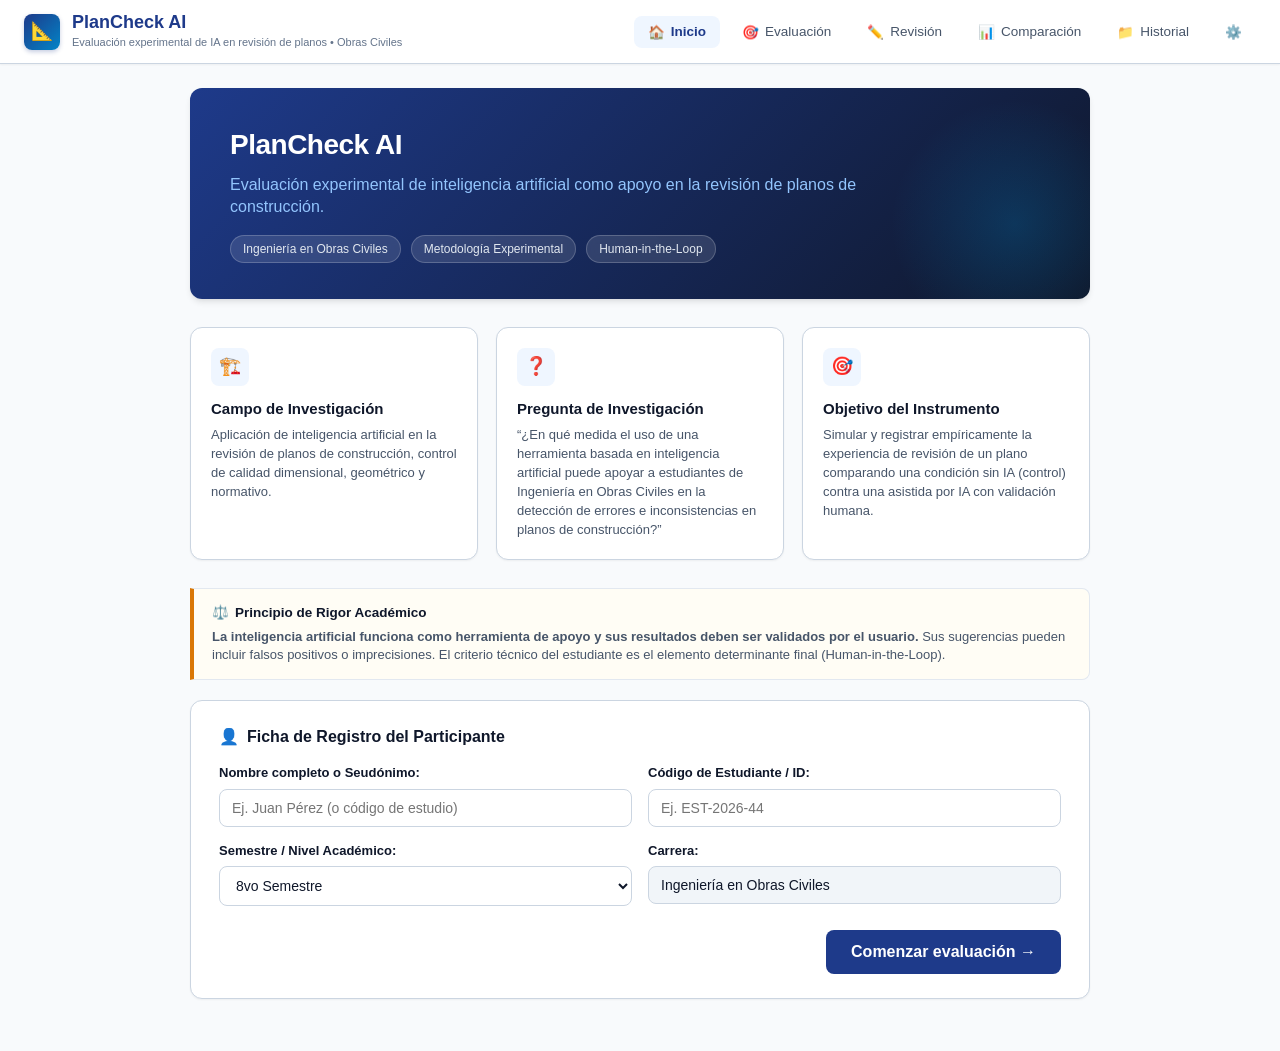
<file: index.html>
<!DOCTYPE html>
<html lang="es">
<head>
  <meta charset="UTF-8">
  <meta name="viewport" content="width=device-width, initial-scale=1.0">
  <title>PlanCheck AI - Instrumento de Investigación Experimental</title>
  
  <!-- CSS Stylesheets -->
  <link rel="stylesheet" href="styles/main.css">
  <link rel="stylesheet" href="styles/viewer.css">
  <link rel="stylesheet" href="styles/components.css">
  <link rel="stylesheet" href="styles/responsive.css">
</head>
<body>

  <!-- ==================== ENCABEZADO INSTITUCIONAL ==================== -->
  <header class="app-header">
    <div class="brand-container" data-navigate="home">
      <div class="brand-icon">📐</div>
      <div class="brand-titles">
        <h1>PlanCheck AI</h1>
        <span>Evaluación experimental de IA en revisión de planos &bull; Obras Civiles</span>
      </div>
    </div>

    <div style="display: flex; align-items: center; gap: 12px;">
      <span id="header-session-status" class="session-status-badge" style="display: none;">
        <span class="status-dot"></span> Sesión en curso
      </span>

      <nav class="nav-links">
        <button class="nav-btn active" data-navigate="home">
          <span>🏠</span> <span>Inicio</span>
        </button>
        <button class="nav-btn" data-navigate="modality">
          <span>🎯</span> <span>Evaluación</span>
        </button>
        <button class="nav-btn" data-navigate="workspace">
          <span>✏️</span> <span>Revisión</span>
        </button>
        <button class="nav-btn" data-navigate="comparison">
          <span>📊</span> <span>Comparación</span>
        </button>
        <button class="nav-btn" data-navigate="history">
          <span>📁</span> <span>Historial</span>
        </button>
        <button class="nav-btn" id="btn-open-settings" title="Configurar API / Parámetros">
          <span>⚙️</span>
        </button>
      </nav>
    </div>
  </header>

  <!-- ==================== CONTENEDOR PRINCIPAL ==================== -->
  <main class="main-wrapper">

    <!-- 1. VISTA DE INICIO (HOME) -->
    <section id="view-home" class="view-section active">
      <div class="welcome-container">
        <div class="hero-banner">
          <h1>PlanCheck AI</h1>
          <div class="subtitle">
            Evaluación experimental de inteligencia artificial como apoyo en la revisión de planos de construcción.
          </div>
          <div class="hero-academic-badges">
            <span class="academic-badge">Ingeniería en Obras Civiles</span>
            <span class="academic-badge">Metodología Experimental</span>
            <span class="academic-badge">Human-in-the-Loop</span>
          </div>
        </div>

        <!-- Tarjetas del Contexto de Investigación -->
        <div class="research-grid">
          <div class="info-card">
            <div class="info-card-icon">🏗️</div>
            <h3>Campo de Investigación</h3>
            <p>
              Aplicación de inteligencia artificial en la revisión de planos de construcción, control de calidad dimensional, geométrico y normativo.
            </p>
          </div>

          <div class="info-card">
            <div class="info-card-icon">❓</div>
            <h3>Pregunta de Investigación</h3>
            <p>
              “¿En qué medida el uso de una herramienta basada en inteligencia artificial puede apoyar a estudiantes de Ingeniería en Obras Civiles en la detección de errores e inconsistencias en planos de construcción?”
            </p>
          </div>

          <div class="info-card">
            <div class="info-card-icon">🎯</div>
            <h3>Objetivo del Instrumento</h3>
            <p>
              Simular y registrar empíricamente la experiencia de revisión de un plano comparando una condición sin IA (control) contra una asistida por IA con validación humana.
            </p>
          </div>
        </div>

        <!-- Banner Ético y Académico -->
        <div class="academic-notice warning">
          <div class="academic-notice-title">
            <span>⚖️</span> Principio de Rigor Académico
          </div>
          <p>
            <strong>La inteligencia artificial funciona como herramienta de apoyo y sus resultados deben ser validados por el usuario.</strong>
            Sus sugerencias pueden incluir falsos positivos o imprecisiones. El criterio técnico del estudiante es el elemento determinante final (Human-in-the-Loop).
          </p>
        </div>

        <!-- Identificación del Participante -->
        <div class="participant-card">
          <h3><span>👤</span> Ficha de Registro del Participante</h3>
          <div class="form-grid-2">
            <div class="form-group">
              <label for="participant-name">Nombre completo o Seudónimo:</label>
              <input type="text" id="participant-name" class="form-control" placeholder="Ej. Juan Pérez (o código de estudio)">
            </div>
            <div class="form-group">
              <label for="participant-code">Código de Estudiante / ID:</label>
              <input type="text" id="participant-code" class="form-control" placeholder="Ej. EST-2026-44">
            </div>
          </div>
          <div class="form-grid-2">
            <div class="form-group">
              <label for="participant-semester">Semestre / Nivel Académico:</label>
              <select id="participant-semester" class="form-control">
                <option value="6to Semestre">6to Semestre</option>
                <option value="7mo Semestre">7mo Semestre</option>
                <option value="8vo Semestre" selected>8vo Semestre</option>
                <option value="9no Semestre">9no Semestre</option>
                <option value="10mo Semestre / Titulación">10mo Semestre / Titulación</option>
                <option value="Egresado / Posgrado">Egresado / Posgrado</option>
              </select>
            </div>
            <div class="form-group">
              <label>Carrera:</label>
              <input type="text" class="form-control" value="Ingeniería en Obras Civiles" readonly style="background: #f1f5f9;">
            </div>
          </div>
          <div style="text-align: right; margin-top: 10px;">
            <button class="btn btn-primary btn-lg" data-navigate="modality">
              Comenzar evaluación &rarr;
            </button>
          </div>
        </div>
      </div>
    </section>

    <!-- 2. VISTA DE SELECCIÓN DE MODALIDAD -->
    <section id="view-modality" class="view-section">
      <div class="modality-selection-container">
        <div class="section-header">
          <h2>Selección de Modalidad Experimental</h2>
          <p>
            Seleccione la condición experimental asignada para esta sesión. Ambas modalidades registran los tiempos y hallazgos con fines comparativos.
          </p>
        </div>

        <div class="modality-cards-grid">
          <!-- Opción A: Revisión sin IA -->
          <div class="modality-card" id="card-modality-no-ia">
            <div class="modality-card-header">
              <div class="modality-icon no-ia">📐</div>
              <div class="modality-title">
                <h3>A. Revisión sin IA</h3>
                <span class="modality-tag">Grupo de Control &bull; Tradicional</span>
              </div>
            </div>
            <p style="font-size: 13.5px; color: var(--color-text-muted); line-height: 1.45;">
              El estudiante realiza la inspección manual del plano técnico aplicando únicamente su conocimiento, lectura de cotas, verificación geométrica y criterio profesional.
            </p>
            <ul class="modality-features">
              <li><span>✓</span> Visor interactivo de plano con zoom y desplazamiento.</li>
              <li><span>✓</span> Registro cronometrado de inicio y fin.</li>
              <li><span>✓</span> Formulario de documentación de inconsistencias.</li>
              <li><span>✗</span> Sin módulo ni sugerencias de asistencia de IA.</li>
            </ul>
            <div style="text-align: center; margin-top: auto;">
              <span class="btn btn-secondary btn-sm" style="width: 100%;">Seleccionar Condición A</span>
            </div>
          </div>

          <!-- Opción B: Revisión asistida por IA -->
          <div class="modality-card" id="card-modality-with-ia">
            <div class="modality-card-header">
              <div class="modality-icon with-ia">🤖</div>
              <div class="modality-title">
                <h3>B. Revisión asistida por IA</h3>
                <span class="modality-tag">Grupo Experimental &bull; Human-in-the-Loop</span>
              </div>
            </div>
            <p style="font-size: 13.5px; color: var(--color-text-muted); line-height: 1.45;">
              El estudiante cuenta con el soporte de un módulo de análisis asistido por IA que emite detecciones preliminares. El estudiante debe evaluar críticamente cada recomendación.
            </p>
            <ul class="modality-features">
              <li><span>✓</span> Todas las funciones de visualización y cronometraje.</li>
              <li><span>✓</span> Consulta y generación de análisis asistido por IA.</li>
              <li><span>✓</span> <strong>Validación Humana Obligatoria:</strong> clasificar en Error Confirmado, Falso Positivo o Revisión.</li>
              <li><span>✓</span> Incorporación de hallazgos auditados a la bitácora.</li>
            </ul>
            <div style="text-align: center; margin-top: auto;">
              <span class="btn btn-secondary btn-sm" style="width: 100%;">Seleccionar Condición B</span>
            </div>
          </div>
        </div>

        <div style="display: flex; justify-content: space-between; align-items: center;">
          <button class="btn btn-secondary" data-navigate="home">&larr; Volver al Inicio</button>
          <button class="btn btn-primary btn-lg" id="btn-confirm-start-evaluation" disabled>
            Iniciar Sesión Experimental &rarr;
          </button>
        </div>
      </div>
    </section>

    <!-- 3. VISTA DE ESPACIO DE TRABAJO (REVISIÓN) -->
    <section id="view-workspace" class="view-section">
      <div class="workspace-container">
        
        <!-- Barra Superior de Control de Sesión y Cronómetro -->
        <div class="session-control-bar">
          <div class="session-info-left">
            <div id="workspace-modality-badge" class="session-badge-large no-ia">
              <span>📐</span> Revisión Sin IA
            </div>
            <div class="participant-live-tag" id="workspace-participant-info">
              Participante: <strong>Estudiante</strong>
            </div>
          </div>

          <!-- Cronómetro Digital -->
          <div class="timer-container">
            <span class="timer-pulse"></span>
            <span class="timer-label">Tiempo de Revisión:</span>
            <span class="timer-clock" id="session-timer-display">00:00</span>
          </div>

          <!-- Botón para Concluir la Revisión -->
          <div>
            <button class="btn btn-danger" id="btn-finish-review">
              <span>🏁</span> Finalizar revisión
            </button>
          </div>
        </div>

        <!-- Grilla de Trabajo: Visor de Plano (Izquierda) + Panel de Herramientas (Derecha) -->
        <div class="workspace-grid">

          <!-- COLUMNA 1: VISOR DE PLANO INTERACTIVO -->
          <div class="viewer-card">
            <div class="viewer-header">
              <div class="viewer-title-group">
                <h2><span>📐</span> Visor de Plano</h2>
                <span class="plan-source-badge" id="plan-source-title">Plano Experimental: PROJECT - 2 (8 Errores Controlados)</span>
              </div>
              <div class="viewer-actions">
                <button class="btn btn-secondary btn-sm" id="btn-upload-plan-file" title="Cargar imagen de plano propio">
                  📁 Cargar plano
                </button>
                <button class="btn btn-secondary btn-sm" id="btn-reset-demo-plan" title="Restablecer plano demostrativo del experimento">
                  🔄 Plano Demo
                </button>
              </div>
            </div>

            <!-- Contenedor del Visor con Pan & Zoom -->
            <div class="viewer-viewport" id="viewer-viewport">
              <div class="viewer-content-container" id="viewer-content-container">
                <!-- SVG or Image will be injected here by viewer.js -->
              </div>

              <!-- Barra Flotante de Herramientas de Zoom -->
              <div class="viewer-toolbar">
                <button class="tool-btn" id="tool-zoom-out" title="Reducir (Zoom Out)">−</button>
                <span class="zoom-indicator" id="zoom-percentage">100%</span>
                <button class="tool-btn" id="tool-zoom-in" title="Ampliar (Zoom In)">+</button>
                <button class="tool-btn" id="tool-fit-screen" title="Ajustar a pantalla">⛶</button>
                <button class="tool-btn" id="tool-reset-view" title="Restablecer vista">1:1</button>
                <button class="tool-btn" id="tool-pin-mode" title="Modo capturar coordenada con clic">📍</button>
              </div>

              <div class="viewer-hint">
                <span>💡</span> Rueda del ratón para Zoom &bull; Arrastre para Desplazar &bull; Clic en el plano para capturar coordenada
              </div>

              <!-- Modal / Dropzone para Cargar Archivo Propio -->
              <div class="blueprint-dropzone" id="blueprint-dropzone">
                <div class="dropzone-border">
                  <div class="dropzone-icon">📤</div>
                  <div class="dropzone-text">
                    <h4>Cargar Plano de Construcción</h4>
                    <p>Seleccione un archivo de imagen (PNG, JPG, SVG) o plano digitalizado para su análisis.</p>
                  </div>
                  <input type="file" id="blueprint-file-input" accept="image/png, image/jpeg, image/svg+xml, application/pdf" style="display: none;">
                  <div style="display: flex; gap: 10px;">
                    <button class="btn btn-primary" onclick="document.getElementById('blueprint-file-input').click()">
                      Seleccionar Archivo
                    </button>
                    <button class="btn btn-secondary" id="btn-close-dropzone">
                      Cancelar
                    </button>
                  </div>
                </div>
              </div>
            </div>
          </div>

          <!-- COLUMNA 2: PANEL DE REGISTRO DE HALLAZGOS Y ANÁLISIS DE IA -->
          <div class="tools-panel-card">
            <!-- Pestañas de Navegación del Panel -->
            <div class="panel-tabs-header">
              <button class="panel-tab-btn active" data-tab="findings">
                <span>📋</span> Hallazgos Registrados <span class="tab-badge findings-count-badge">0</span>
              </button>
              <button class="panel-tab-btn" data-tab="ai" id="tab-btn-ai">
                <span>🤖</span> Análisis Asistido por IA
              </button>
            </div>

            <div class="panel-content-area">

              <!-- TAB 1: FORMULARIO Y LISTA DE HALLAZGOS -->
              <div class="panel-tab-view active" id="tab-view-findings">
                <!-- Formulario de Registro de Hallazgo -->
                <div class="finding-form-card">
                  <div class="finding-form-header">
                    <h4>Documentar Posible Inconsistencia</h4>
                    <span class="pin-hint">📍 Clic en plano llena coordenada</span>
                  </div>

                  <form id="new-finding-form">
                    <div class="form-grid-2">
                      <div class="form-group">
                        <label for="finding-location">Ubicación en el plano:</label>
                        <input type="text" id="finding-location" class="form-control" placeholder="Ej. Eje A-B / Cota norte" required>
                      </div>

                      <div class="form-group">
                        <label for="finding-type">Tipo de error:</label>
                        <select id="finding-type" class="form-control">
                          <option value="Dimensional">Dimensional</option>
                          <option value="Geométrico">Geométrico</option>
                          <option value="Anotación">Anotación</option>
                          <option value="Inconsistencia">Inconsistencia</option>
                          <option value="Otro">Otro</option>
                        </select>
                      </div>
                    </div>

                    <div class="form-group">
                      <label for="finding-desc">Descripción del hallazgo:</label>
                      <textarea id="finding-desc" class="form-control" rows="2" placeholder="Detalla el error o inconsistencia observado..." required></textarea>
                    </div>

                    <div class="form-grid-2">
                      <div class="form-group">
                        <label for="finding-correction">Corrección propuesta:</label>
                        <input type="text" id="finding-correction" class="form-control" placeholder="Ej. Rectificar cota a 7.50m">
                      </div>

                      <div class="form-group">
                        <label for="finding-confidence">Nivel de confianza:</label>
                        <select id="finding-confidence" class="form-control">
                          <option value="Alto">Alto</option>
                          <option value="Medio" selected>Medio</option>
                          <option value="Bajo">Bajo</option>
                        </select>
                      </div>
                    </div>

                    <div style="display: flex; justify-content: flex-end; gap: 8px; margin-top: 6px;">
                      <button type="button" class="btn btn-secondary btn-sm" id="btn-cancel-edit-finding" style="display: none;">
                        Cancelar edición
                      </button>
                      <button type="submit" class="btn btn-primary" id="btn-submit-finding">
                        Agregar hallazgo
                      </button>
                    </div>
                  </form>
                </div>

                <!-- Lista de Hallazgos del Estudiante -->
                <div class="findings-list-header">
                  <h4>Lista de Hallazgos de la Sesión</h4>
                  <span style="font-size: 12px; color: var(--color-text-muted);">
                    Total: <strong class="findings-count-badge">0</strong>
                  </span>
                </div>

                <div id="findings-list-container">
                  <!-- Rendered dynamically by findings.js -->
                </div>
              </div>

              <!-- TAB 2: ANÁLISIS ASISTIDO POR IA -->
              <div class="panel-tab-view" id="tab-view-ai">
                <div class="ai-query-box">
                  <div class="ai-status-row">
                    <span class="ai-engine-tag" id="ai-engine-status-badge">
                      <span>⚡</span> Modelo Calibrado de Demostración
                    </span>
                    <button class="btn btn-secondary btn-sm" onclick="document.getElementById('btn-open-settings').click()">
                      ⚙️ Configurar
                    </button>
                  </div>

                  <div class="form-group">
                    <label for="ai-query-input">Instrucción para el análisis técnico:</label>
                    <textarea id="ai-query-input" class="form-control" rows="3"></textarea>
                  </div>

                  <button class="btn btn-primary" id="btn-ask-ai" style="width: 100%;">
                    ✨ Solicitar análisis de IA
                  </button>
                </div>

                <!-- Resultados y Tarjetas de Validación HITL -->
                <div id="ai-results-container">
                  <!-- Rendered dynamically by ai-assistant.js -->
                </div>
              </div>

            </div>
          </div>

        </div>
      </div>
    </section>

    <!-- 4. VISTA DE ENCUESTA FINAL (POST-EXPERIENCIA) -->
    <section id="view-survey" class="view-section">
      <div class="survey-container">
        <div class="section-header" style="text-align: left; margin-bottom: 24px;">
          <h2>Encuesta Académica Post-Experiencia</h2>
          <p>
            Por favor evalúe los siguientes enunciados en una escala de 1 a 5, según su experiencia personal durante la revisión del plano técnico.
          </p>
        </div>

        <form id="post-session-survey-form">
          <!-- Pregunta 1 -->
          <div class="survey-item">
            <div class="survey-question">1. ¿Qué tan útil fue la herramienta de revisión en el ejercicio?</div>
            <div class="likert-scale">
              <label class="likert-option">
                <input type="radio" name="q1_usefulness" value="1" required>
                <span class="likert-label">1<br>Nada útil</span>
              </label>
              <label class="likert-option">
                <input type="radio" name="q1_usefulness" value="2">
                <span class="likert-label">2<br>Poco útil</span>
              </label>
              <label class="likert-option">
                <input type="radio" name="q1_usefulness" value="3">
                <span class="likert-label">3<br>Moderada</span>
              </label>
              <label class="likert-option">
                <input type="radio" name="q1_usefulness" value="4">
                <span class="likert-label">4<br>Útil</span>
              </label>
              <label class="likert-option">
                <input type="radio" name="q1_usefulness" value="5">
                <span class="likert-label">5<br>Muy útil</span>
              </label>
            </div>
          </div>

          <!-- Pregunta 2 -->
          <div class="survey-item">
            <div class="survey-question">2. ¿Qué tan confiables consideraste las sugerencias técnicas presentadas?</div>
            <div class="likert-scale">
              <label class="likert-option">
                <input type="radio" name="q2_reliability" value="1" required>
                <span class="likert-label">1<br>Muy baja</span>
              </label>
              <label class="likert-option">
                <input type="radio" name="q2_reliability" value="2">
                <span class="likert-label">2<br>Baja</span>
              </label>
              <label class="likert-option">
                <input type="radio" name="q2_reliability" value="3">
                <span class="likert-label">3<br>Media</span>
              </label>
              <label class="likert-option">
                <input type="radio" name="q2_reliability" value="4">
                <span class="likert-label">4<br>Alta</span>
              </label>
              <label class="likert-option">
                <input type="radio" name="q2_reliability" value="5">
                <span class="likert-label">5<br>Muy alta</span>
              </label>
            </div>
          </div>

          <!-- Pregunta 3 -->
          <div class="survey-item">
            <div class="survey-question">3. ¿La herramienta / asistencia facilitó la identificación de inconsistencias?</div>
            <div class="likert-scale">
              <label class="likert-option">
                <input type="radio" name="q3_facilitation" value="1" required>
                <span class="likert-label">1<br>Totalmente en desacuerdo</span>
              </label>
              <label class="likert-option">
                <input type="radio" name="q3_facilitation" value="2">
                <span class="likert-label">2<br>En desacuerdo</span>
              </label>
              <label class="likert-option">
                <input type="radio" name="q3_facilitation" value="3">
                <span class="likert-label">3<br>Neutral</span>
              </label>
              <label class="likert-option">
                <input type="radio" name="q3_facilitation" value="4">
                <span class="likert-label">4<br>De acuerdo</span>
              </label>
              <label class="likert-option">
                <input type="radio" name="q3_facilitation" value="5">
                <span class="likert-label">5<br>Totalmente de acuerdo</span>
              </label>
            </div>
          </div>

          <!-- Pregunta 4 -->
          <div class="survey-item">
            <div class="survey-question">4. ¿Sentiste la necesidad de verificar y auditar críticamente cada indicación?</div>
            <div class="likert-scale">
              <label class="likert-option">
                <input type="radio" name="q4_need_to_verify" value="1" required>
                <span class="likert-label">1<br>Nunca</span>
              </label>
              <label class="likert-option">
                <input type="radio" name="q4_need_to_verify" value="2">
                <span class="likert-label">2<br>Rara vez</span>
              </label>
              <label class="likert-option">
                <input type="radio" name="q4_need_to_verify" value="3">
                <span class="likert-label">3<br>A veces</span>
              </label>
              <label class="likert-option">
                <input type="radio" name="q4_need_to_verify" value="4">
                <span class="likert-label">4<br>Frecuentemente</span>
              </label>
              <label class="likert-option">
                <input type="radio" name="q4_need_to_verify" value="5">
                <span class="likert-label">5<br>Siempre</span>
              </label>
            </div>
          </div>

          <!-- Pregunta 5 -->
          <div class="survey-item">
            <div class="survey-question">5. ¿Utilizarías una herramienta similar en una revisión real de planos de obras civiles?</div>
            <div class="likert-scale">
              <label class="likert-option">
                <input type="radio" name="q5_future_use" value="1" required>
                <span class="likert-label">1<br>Definitivamente no</span>
              </label>
              <label class="likert-option">
                <input type="radio" name="q5_future_use" value="2">
                <span class="likert-label">2<br>Probablemente no</span>
              </label>
              <label class="likert-option">
                <input type="radio" name="q5_future_use" value="3">
                <span class="likert-label">3<br>Tal vez</span>
              </label>
              <label class="likert-option">
                <input type="radio" name="q5_future_use" value="4">
                <span class="likert-label">4<br>Probablemente sí</span>
              </label>
              <label class="likert-option">
                <input type="radio" name="q5_future_use" value="5">
                <span class="likert-label">5<br>Definitivamente sí</span>
              </label>
            </div>
          </div>

          <!-- Comentarios Abiertos -->
          <div class="form-group" style="margin-top: 20px;">
            <label for="survey-comments">Observaciones o reflexiones cualitativas sobre la experiencia:</label>
            <textarea id="survey-comments" class="form-control" rows="3" placeholder="Indique qué dificultades experimentó, si detectó falsos positivos en las sugerencias o cómo mejoraría el flujo..."></textarea>
          </div>

          <div style="text-align: right; margin-top: 24px;">
            <button type="submit" class="btn btn-primary btn-lg">
              Registrar Encuesta y Concluir &rarr;
            </button>
          </div>
        </form>
      </div>
    </section>

    <!-- 5. VISTA DE RESUMEN DE RESULTADOS -->
    <section id="view-summary" class="view-section">
      <div class="summary-container">
        <div class="section-header" style="text-align: left; margin-bottom: 20px;">
          <h2>Resumen de la Sesión Experimental</h2>
          <p id="summary-participant-info">Datos registrados durante la experiencia académica.</p>
        </div>

        <div class="academic-notice info">
          <div class="academic-notice-title">
            <span>ℹ️</span> Nota de Validez Metodológica
          </div>
          <p>
            Estos valores corresponden a la evidencia empírica capturada en la sesión del participante. 
            No constituyen conclusiones científicas definitivas hasta completar el análisis estadístico consolidado.
          </p>
        </div>

        <!-- Métricas Principales -->
        <div class="summary-stats-grid">
          <div class="stat-metric-card">
            <div class="stat-value" id="summary-time-display">00:00</div>
            <div class="stat-label">Duración Total</div>
          </div>

          <div class="stat-metric-card">
            <div class="stat-value" id="summary-findings-count">0</div>
            <div class="stat-label">Hallazgos Registrados</div>
          </div>

          <div class="stat-metric-card">
            <div class="stat-value" style="color: var(--color-success);" id="summary-confirmed-count">-</div>
            <div class="stat-label">Errores Confirmados (HITL)</div>
          </div>

          <div class="stat-metric-card">
            <div class="stat-value" style="color: var(--color-danger);" id="summary-false-positive-count">-</div>
            <div class="stat-label">Falsos Positivos Descartados</div>
          </div>
        </div>

        <!-- Métricas Secundarias -->
        <div style="display: grid; grid-template-columns: 1fr 1fr; gap: 16px; margin-bottom: 24px;">
          <div class="stat-metric-card" style="text-align: left; padding: 18px 24px;">
            <div style="font-size: 13px; font-weight: 700; color: var(--color-text-main); margin-bottom: 4px;">
              Elementos Marcados en Revisión:
            </div>
            <div style="font-size: 20px; font-weight: 800; color: var(--color-warning);" id="summary-review-count">
              -
            </div>
            <small style="color: var(--color-text-light);">Sugerencias con ambigüedad o dudas técnicas pendientes.</small>
          </div>

          <div class="stat-metric-card" style="text-align: left; padding: 18px 24px;">
            <div style="font-size: 13px; font-weight: 700; color: var(--color-text-main); margin-bottom: 4px;">
              Tasa de Auditoría Crítica:
            </div>
            <div style="font-size: 20px; font-weight: 800; color: var(--color-secondary);" id="summary-critical-rate">
              -
            </div>
            <small style="color: var(--color-text-light);">Porcentaje de sugerencias cuestionadas o descartadas por el usuario.</small>
          </div>
        </div>

        <!-- Evaluación contra Patrón de Control (Ground Truth / Errores Omitidos) -->
        <div class="participant-card" style="margin-bottom: 24px;">
          <h3><span>🎯</span> Matriz de Cobertura de Errores Controlados (Plano PROJECT - 2 &bull; 8 Errores Oficiales)</h3>
          <p style="font-size: 13px; color: var(--color-text-muted); margin-bottom: 16px;">
            Contraste de los hallazgos del participante frente a los <strong>8 errores controlados</strong> inyectados en la lámina experimental (según clave oficial):
          </p>

          <div style="display: grid; grid-template-columns: repeat(3, 1fr); gap: 12px; margin-bottom: 16px;">
            <div class="stat-metric-card">
              <div class="stat-value" style="color: var(--color-success);" id="summary-gt-detected">0 / 8</div>
              <div class="stat-label">Errores Detectados</div>
            </div>
            <div class="stat-metric-card">
              <div class="stat-value" style="color: var(--color-danger);" id="summary-gt-omitted">8 / 8</div>
              <div class="stat-label">Errores Omitidos</div>
            </div>
            <div class="stat-metric-card">
              <div class="stat-value" style="color: var(--color-secondary);" id="summary-gt-recall">0%</div>
              <div class="stat-label">Sensibilidad (Recall)</div>
            </div>
          </div>

          <div id="summary-gt-breakdown-container">
            <!-- Dynamic breakdown of the 4 ground truth items -->
          </div>
        </div>

        <!-- Acciones del Resumen -->
        <div style="display: flex; justify-content: space-between; align-items: center; flex-wrap: wrap; gap: 12px;">
          <div style="display: flex; gap: 10px;">
            <button class="btn btn-secondary" id="btn-export-current-csv">
              📥 Descargar Hallazgos (CSV)
            </button>
            <button class="btn btn-secondary" data-navigate="comparison">
              📊 Ir a Comparación Experimental
            </button>
          </div>

          <button class="btn btn-primary" data-navigate="home">
            Finalizar y Volver al Inicio
          </button>
        </div>
      </div>
    </section>

    <!-- 6. VISTA DE COMPARACIÓN EXPERIMENTAL -->
    <section id="view-comparison" class="view-section">
      <div id="comparison-results-view">
        <!-- Rendered dynamically by comparison.js -->
      </div>
    </section>

    <!-- 7. VISTA DE HISTORIAL Y EXPORTACIÓN DE DATOS -->
    <section id="view-history" class="view-section">
      <div style="max-width: 1050px; margin: 0 auto;">
        <div style="display: flex; justify-content: space-between; align-items: center; margin-bottom: 20px; flex-wrap: wrap; gap: 12px;">
          <div>
            <h2 style="font-size: 22px; font-weight: 800; color: var(--color-primary);">Historial de Sesiones Registradas</h2>
            <p style="font-size: 13.5px; color: var(--color-text-muted);">
              Evidencia empírica almacenada para su consolidación y análisis estadístico en la investigación.
            </p>
          </div>

          <div style="display: flex; gap: 10px; flex-wrap: wrap;">
            <button class="btn btn-secondary" id="btn-load-demo-data" title="Cargar 6 sesiones de muestra para demostración académica">
              ⚡ Cargar Datos DEMO
            </button>
            <button class="btn btn-success" id="btn-export-csv">
              📊 Exportar Todo a CSV
            </button>
            <button class="btn btn-primary" id="btn-export-json">
              💾 Exportar Todo a JSON
            </button>
            <button class="btn btn-danger btn-sm" id="btn-clear-all-data" title="Limpiar almacenamiento local">
              🗑️
            </button>
          </div>
        </div>

        <div class="data-table-container">
          <table class="data-table">
            <thead>
              <tr>
                <th>ID Sesión</th>
                <th>Participante</th>
                <th>Modalidad</th>
                <th>Fecha</th>
                <th>Tiempo Total</th>
                <th>Hallazgos</th>
                <th>Acciones</th>
              </tr>
            </thead>
            <tbody id="history-table-body">
              <!-- Rendered by app.js -->
            </tbody>
          </table>
        </div>
      </div>
    </section>

  </main>

  <!-- ==================== MODALES ==================== -->

  <!-- Modal: Confirmación de Finalización de Revisión -->
  <div class="modal-backdrop" id="modal-confirm-finish">
    <div class="modal-content">
      <div class="modal-header">
        <h3>🏁 Confirmar Finalización de la Revisión</h3>
        <button class="modal-close" onclick="window.app.closeModal('modal-confirm-finish')">&times;</button>
      </div>
      <div class="modal-body" id="finish-modal-message">
        <!-- Message populated dynamically -->
      </div>
      <div class="modal-footer">
        <button class="btn btn-secondary" id="btn-cancel-finish">Continuar Revisando</button>
        <button class="btn btn-danger" id="btn-confirm-finish">Sí, Finalizar Revisión</button>
      </div>
    </div>
  </div>

  <!-- Modal: Configuración de API / Asistente -->
  <div class="modal-backdrop" id="modal-settings">
    <div class="modal-content">
      <div class="modal-header">
        <h3>⚙️ Configuración del Asistente de IA</h3>
        <button class="modal-close" id="btn-close-settings">&times;</button>
      </div>
      <div class="modal-body">
        <div class="academic-notice info" style="margin-bottom: 16px;">
          <div class="academic-notice-title">Integración de API de IA</div>
          <p>
            Por defecto, el instrumento opera en <strong>Modo Calibrado de Demostración</strong>, con hallazgos estructurados para evaluar la validación crítica (Human-in-the-Loop). Opcionalmente puede conectar una clave de API de Google Gemini para pruebas en vivo.
          </p>
        </div>

        <div class="form-group">
          <label>
            <input type="checkbox" id="settings-use-demo" checked>
            <strong>Utilizar Modo Calibrado de Demostración Académico</strong>
          </label>
          <small style="color: var(--color-text-light); margin-left: 20px;">
            Recomendado para experimentos controlados donde todos los participantes deben enfrentarse a las mismas inconsistencias y falsos positivos de control.
          </small>
        </div>

        <div class="form-group" style="margin-top: 14px;">
          <label for="settings-gemini-key">Clave de API Gemini (Opcional):</label>
          <input type="password" id="settings-gemini-key" class="form-control" placeholder="AIzaSy...">
          <small style="color: var(--color-text-light);">
            Solo se utiliza si se desmarca el modo demostración. La clave se almacena exclusivamente en la memoria local de su navegador.
          </small>
        </div>
      </div>
      <div class="modal-footer">
        <button class="btn btn-primary" id="btn-save-settings">Guardar Cambios</button>
      </div>
    </div>
  </div>

  <!-- Template Embebido del Plano SVG para Compatibilidad Total con Protocolo file:// sin Restricciones CORS -->
  <template id="default-blueprint-template">
    <svg xmlns="http://www.w3.org/2000/svg" viewBox="0 0 1200 850" width="100%" height="100%">
      <defs>
        <pattern id="grid" width="20" height="20" patternUnits="userSpaceOnUse">
          <path d="M 20 0 L 0 0 0 20" fill="none" stroke="#e2e8f0" stroke-width="0.5"/>
        </pattern>
        <marker id="tick" viewBox="0 0 10 10" refX="5" refY="5" markerWidth="8" markerHeight="8">
          <line x1="1" y1="9" x2="9" y2="1" stroke="#0284c7" stroke-width="1.8" />
        </marker>
      </defs>

      <!-- Fondo y grilla técnica -->
      <rect width="1200" height="850" fill="#ffffff" />
      <rect width="1200" height="850" fill="url(#grid)" />

      <!-- Borde de lámina -->
      <rect x="25" y="25" width="1150" height="800" fill="none" stroke="#1e293b" stroke-width="2.5" />
      <rect x="35" y="35" width="1130" height="780" fill="none" stroke="#64748b" stroke-width="0.8" />

      <!-- Encabezado de lámina -->
      <text x="50" y="65" font-family="'Segoe UI', Arial, sans-serif" font-size="14" font-weight="bold" fill="#0f172a">UNIVERSIDAD - FACULTAD DE INGENIERÍA EN OBRAS CIVILES</text>
      <text x="50" y="82" font-family="'Segoe UI', Arial, sans-serif" font-size="11" fill="#475569">PROYECTO EXPERIMENTAL: EVALUACIÓN DE CONTROL DE CALIDAD Y REVISIÓN DE PLANOS</text>

      <!-- ==================== EJES ESTRUCTURALES ==================== -->
      <!-- Eje 1 (X = 180) -->
      <line x1="180" y1="110" x2="180" y2="650" stroke="#dc2626" stroke-width="1" stroke-dasharray="12,4,3,4" opacity="0.75" />
      <circle cx="180" cy="110" r="16" fill="#ffffff" stroke="#dc2626" stroke-width="1.5" />
      <text x="180" y="115" font-family="Arial" font-size="13" font-weight="bold" fill="#dc2626" text-anchor="middle">1</text>
      <circle cx="180" cy="650" r="16" fill="#ffffff" stroke="#dc2626" stroke-width="1.5" />
      <text x="180" y="655" font-family="Arial" font-size="13" font-weight="bold" fill="#dc2626" text-anchor="middle">1</text>

      <!-- Eje 2 (X = 540) -->
      <line x1="540" y1="110" x2="540" y2="650" stroke="#dc2626" stroke-width="1" stroke-dasharray="12,4,3,4" opacity="0.75" />
      <circle cx="540" cy="110" r="16" fill="#ffffff" stroke="#dc2626" stroke-width="1.5" />
      <text x="540" y="115" font-family="Arial" font-size="13" font-weight="bold" fill="#dc2626" text-anchor="middle">2</text>
      <circle cx="540" cy="650" r="16" fill="#ffffff" stroke="#dc2626" stroke-width="1.5" />
      <text x="540" y="655" font-family="Arial" font-size="13" font-weight="bold" fill="#dc2626" text-anchor="middle">2</text>

      <!-- Eje 3 (X = 855) -->
      <line x1="855" y1="110" x2="855" y2="650" stroke="#dc2626" stroke-width="1" stroke-dasharray="12,4,3,4" opacity="0.75" />
      <circle cx="855" cy="110" r="16" fill="#ffffff" stroke="#dc2626" stroke-width="1.5" />
      <text x="855" y="115" font-family="Arial" font-size="13" font-weight="bold" fill="#dc2626" text-anchor="middle">3</text>
      <circle cx="855" cy="650" r="16" fill="#ffffff" stroke="#dc2626" stroke-width="1.5" />
      <text x="855" y="655" font-family="Arial" font-size="13" font-weight="bold" fill="#dc2626" text-anchor="middle">3</text>

      <!-- Eje A (Y = 180) -->
      <line x1="110" y1="180" x2="925" y2="180" stroke="#dc2626" stroke-width="1" stroke-dasharray="12,4,3,4" opacity="0.75" />
      <circle cx="110" cy="180" r="16" fill="#ffffff" stroke="#dc2626" stroke-width="1.5" />
      <text x="110" y="185" font-family="Arial" font-size="13" font-weight="bold" fill="#dc2626" text-anchor="middle">A</text>
      <circle cx="925" cy="180" r="16" fill="#ffffff" stroke="#dc2626" stroke-width="1.5" />
      <text x="925" y="185" font-family="Arial" font-size="13" font-weight="bold" fill="#dc2626" text-anchor="middle">A</text>

      <!-- Eje B (Y = 380) -->
      <line x1="110" y1="380" x2="925" y2="380" stroke="#dc2626" stroke-width="1" stroke-dasharray="12,4,3,4" opacity="0.75" />
      <circle cx="110" cy="380" r="16" fill="#ffffff" stroke="#dc2626" stroke-width="1.5" />
      <text x="110" y="385" font-family="Arial" font-size="13" font-weight="bold" fill="#dc2626" text-anchor="middle">B</text>
      <circle cx="925" cy="380" r="16" fill="#ffffff" stroke="#dc2626" stroke-width="1.5" />
      <text x="925" y="385" font-family="Arial" font-size="13" font-weight="bold" fill="#dc2626" text-anchor="middle">B</text>

      <!-- Eje C (Y = 580) -->
      <line x1="110" y1="580" x2="925" y2="580" stroke="#dc2626" stroke-width="1" stroke-dasharray="12,4,3,4" opacity="0.75" />
      <circle cx="110" cy="580" r="16" fill="#ffffff" stroke="#dc2626" stroke-width="1.5" />
      <text x="110" y="585" font-family="Arial" font-size="13" font-weight="bold" fill="#dc2626" text-anchor="middle">C</text>
      <circle cx="925" cy="580" r="16" fill="#ffffff" stroke="#dc2626" stroke-width="1.5" />
      <text x="925" y="585" font-family="Arial" font-size="13" font-weight="bold" fill="#dc2626" text-anchor="middle">C</text>

      <!-- ==================== MUROS ESTRUCTURALES Y TABIQUERÍA ==================== -->
      <rect x="170" y="170" width="695" height="20" fill="#334155" stroke="#0f172a" stroke-width="1.5" />
      
      <!-- Vano Ventana Norte V-1 -->
      <rect x="300" y="170" width="120" height="20" fill="#ffffff" stroke="#0284c7" stroke-width="1" />
      <line x1="300" y1="180" x2="420" y2="180" stroke="#0284c7" stroke-width="2" />
      <text x="360" y="162" font-family="Arial" font-size="10" font-weight="bold" fill="#0284c7" text-anchor="middle">V-1 (1.20 x 1.10 m)</text>

      <!-- Vano Ventana Norte V-2 -->
      <rect x="650" y="170" width="90" height="20" fill="#ffffff" stroke="#0284c7" stroke-width="1" />
      <line x1="650" y1="180" x2="740" y2="180" stroke="#0284c7" stroke-width="2" />
      <text x="695" y="162" font-family="Arial" font-size="10" font-weight="bold" fill="#0284c7" text-anchor="middle">V-2 (1.50 x 1.10 m)</text>

      <!-- Muro Sur -->
      <rect x="170" y="570" width="695" height="20" fill="#334155" stroke="#0f172a" stroke-width="1.5" />
      
      <!-- Vano Puerta Principal P-1 -->
      <rect x="310" y="570" width="90" height="20" fill="#ffffff" stroke="#0f172a" stroke-width="1" />
      <line x1="310" y1="570" x2="310" y2="500" stroke="#7c2d12" stroke-width="2" />
      <path d="M 310 500 A 70 70 0 0 1 380 570" fill="none" stroke="#7c2d12" stroke-width="1" stroke-dasharray="3,3" />
      <text x="345" y="605" font-family="Arial" font-size="10" font-weight="bold" fill="#7c2d12" text-anchor="middle">P-1 (0.90 x 2.10 m)</text>

      <!-- Vano Ventana Sur V-3 -->
      <rect x="620" y="570" width="130" height="20" fill="#ffffff" stroke="#0284c7" stroke-width="1" />
      <line x1="620" y1="580" x2="750" y2="580" stroke="#0284c7" stroke-width="2" />
      <text x="685" y="605" font-family="Arial" font-size="10" font-weight="bold" fill="#0284c7" text-anchor="middle">V-3 (1.40 x 1.10 m)</text>

      <!-- Muro Poniente -->
      <rect x="170" y="190" width="20" height="380" fill="#334155" stroke="#0f172a" stroke-width="1.5" />

      <!-- Muro Oriente -->
      <rect x="845" y="190" width="20" height="380" fill="#334155" stroke="#0f172a" stroke-width="1.5" />

      <!-- Muro Intermedio Vertical Eje 2 -->
      <rect x="530" y="190" width="20" height="150" fill="#475569" stroke="#0f172a" stroke-width="1.2" />
      <rect x="530" y="420" width="20" height="150" fill="#475569" stroke="#0f172a" stroke-width="1.2" />
      
      <!-- Tabique Divisorio Horizontal Eje B -->
      <rect x="550" y="370" width="295" height="18" fill="#475569" stroke="#0f172a" stroke-width="1.2" />

      <!-- Puerta Dormitorio P-2 (Inconsistencia geométrica de abatimiento) -->
      <rect x="570" y="370" width="75" height="18" fill="#ffffff" stroke="#0f172a" stroke-width="1" />
      <line x1="570" y1="370" x2="570" y2="440" stroke="#e11d48" stroke-width="2.5" />
      <path d="M 570 440 A 70 70 0 0 0 640 370" fill="none" stroke="#e11d48" stroke-width="1.8" stroke-dasharray="3,3" />
      <text x="610" y="415" font-family="Arial" font-size="9.5" font-weight="bold" fill="#e11d48">P-2 (0.80 m)</text>
      <text x="575" y="455" font-family="Arial" font-size="8" fill="#e11d48" font-style="italic">¡Apertura obstaculiza paso!</text>

      <!-- ==================== ROTULACIÓN DE RECINTOS ==================== -->
      <rect x="230" y="270" width="260" height="180" fill="#f8fafc" stroke="#cbd5e1" stroke-dasharray="4,4" rx="6" />
      <text x="360" y="340" font-family="'Segoe UI', Arial, sans-serif" font-size="14" font-weight="bold" fill="#1e293b" text-anchor="middle">SALA / ESTAR - COMEDOR</text>
      <text x="360" y="360" font-family="'Segoe UI', Arial, sans-serif" font-size="11" fill="#64748b" text-anchor="middle">Área: 22.50 m² | Piso Cerámico</text>
      <circle cx="360" cy="385" r="10" fill="none" stroke="#0f172a" stroke-width="1" />
      <line x1="350" y1="385" x2="370" y2="385" stroke="#0f172a" stroke-width="1" />
      <line x1="360" y1="375" x2="360" y2="395" stroke="#0f172a" stroke-width="1" />
      <text x="380" y="389" font-family="Arial" font-size="10.5" font-weight="bold" fill="#0f172a">N.P.T. +0.15 m</text>

      <text x="700" y="270" font-family="'Segoe UI', Arial, sans-serif" font-size="13" font-weight="bold" fill="#1e293b" text-anchor="middle">DORMITORIO 1</text>
      <text x="700" y="290" font-family="'Segoe UI', Arial, sans-serif" font-size="11" fill="#64748b" text-anchor="middle">Área: 11.20 m² | Piso Flotante</text>
      <text x="700" y="310" font-family="Arial" font-size="10" fill="#475569" text-anchor="middle">N.P.T. +0.15 m</text>

      <text x="700" y="470" font-family="'Segoe UI', Arial, sans-serif" font-size="13" font-weight="bold" fill="#1e293b" text-anchor="middle">COCINA - SERVICIOS</text>
      <text x="700" y="490" font-family="'Segoe UI', Arial, sans-serif" font-size="11" fill="#64748b" text-anchor="middle">Área: 9.80 m² | Piso Porcelanato</text>
      <text x="700" y="510" font-family="Arial" font-size="10" fill="#475569" text-anchor="middle">N.P.T. +0.15 m</text>

      <text x="350" y="650" font-family="Arial" font-size="10.5" font-weight="bold" fill="#d97706" text-anchor="middle">ACCESO EXTERIOR (RADIAL)</text>
      <circle cx="350" cy="670" r="9" fill="none" stroke="#d97706" stroke-width="1" />
      <line x1="341" y1="670" x2="359" y2="670" stroke="#d97706" stroke-width="1" />
      <line x1="350" y1="661" x2="350" y2="679" stroke="#d97706" stroke-width="1" />
      <text x="370" y="674" font-family="Arial" font-size="10" font-weight="bold" fill="#d97706">N.T.N. +0.30 m</text>

      <!-- ==================== LÍNEAS DE COTAS ==================== -->
      <line x1="180" y1="135" x2="540" y2="135" stroke="#0284c7" stroke-width="1.2" marker-start="url(#tick)" marker-end="url(#tick)" />
      <line x1="180" y1="145" x2="180" y2="125" stroke="#0284c7" stroke-width="1" />
      <line x1="540" y1="145" x2="540" y2="125" stroke="#0284c7" stroke-width="1" />
      <text x="360" y="130" font-family="'Courier New', monospace" font-size="12" font-weight="bold" fill="#0369a1" text-anchor="middle">4.00 m</text>

      <line x1="540" y1="135" x2="855" y2="135" stroke="#0284c7" stroke-width="1.2" marker-start="url(#tick)" marker-end="url(#tick)" />
      <line x1="855" y1="145" x2="855" y2="125" stroke="#0284c7" stroke-width="1" />
      <text x="697" y="130" font-family="'Courier New', monospace" font-size="12" font-weight="bold" fill="#0369a1" text-anchor="middle">3.50 m</text>

      <!-- Inconsistencia dimensional 7.20 m vs 7.50 m -->
      <line x1="180" y1="90" x2="855" y2="90" stroke="#b91c1c" stroke-width="1.5" marker-start="url(#tick)" marker-end="url(#tick)" />
      <line x1="180" y1="105" x2="180" y2="80" stroke="#b91c1c" stroke-width="1" />
      <line x1="855" y1="105" x2="855" y2="80" stroke="#b91c1c" stroke-width="1" />
      <rect x="475" y="73" width="85" height="18" fill="#fee2e2" rx="3" stroke="#fca5a5" stroke-width="0.7" />
      <text x="517" y="86" font-family="'Courier New', monospace" font-size="12.5" font-weight="bold" fill="#991b1b" text-anchor="middle">7.20 m</text>

      <!-- Cotas eje Y -->
      <line x1="75" y1="180" x2="75" y2="380" stroke="#0284c7" stroke-width="1.2" marker-start="url(#tick)" marker-end="url(#tick)" />
      <line x1="65" y1="180" x2="85" y2="180" stroke="#0284c7" stroke-width="1" />
      <line x1="65" y1="380" x2="85" y2="380" stroke="#0284c7" stroke-width="1" />
      <text x="68" y="285" font-family="'Courier New', monospace" font-size="12" font-weight="bold" fill="#0369a1" text-anchor="middle" transform="rotate(-90 68 285)">2.50 m</text>

      <line x1="75" y1="380" x2="75" y2="580" stroke="#0284c7" stroke-width="1.2" marker-start="url(#tick)" marker-end="url(#tick)" />
      <line x1="65" y1="580" x2="85" y2="580" stroke="#0284c7" stroke-width="1" />
      <text x="68" y="485" font-family="'Courier New', monospace" font-size="12" font-weight="bold" fill="#0369a1" text-anchor="middle" transform="rotate(-90 68 485)">2.50 m</text>

      <line x1="45" y1="180" x2="45" y2="580" stroke="#0284c7" stroke-width="1.3" marker-start="url(#tick)" marker-end="url(#tick)" />
      <line x1="38" y1="180" x2="52" y2="180" stroke="#0284c7" stroke-width="1" />
      <line x1="38" y1="580" x2="52" y2="580" stroke="#0284c7" stroke-width="1" />
      <text x="38" y="380" font-family="'Courier New', monospace" font-size="12" font-weight="bold" fill="#0369a1" text-anchor="middle" transform="rotate(-90 38 380)">5.00 m</text>

      <!-- Norte Magnético -->
      <g transform="translate(1080, 100)">
        <circle cx="0" cy="0" r="28" fill="#ffffff" stroke="#1e293b" stroke-width="1.5" />
        <polygon points="0,-24 7,10 0,6" fill="#dc2626" />
        <polygon points="0,-24 -7,10 0,6" fill="#1e293b" />
        <text x="0" y="-28" font-family="Arial" font-size="12" font-weight="bold" fill="#dc2626" text-anchor="middle">N</text>
      </g>

      <!-- Cajetín Técnico -->
      <g transform="translate(730, 680)">
        <rect x="0" y="0" width="415" height="125" fill="#f8fafc" stroke="#1e293b" stroke-width="1.5" />
        <line x1="0" y1="35" x2="415" y2="35" stroke="#94a3b8" stroke-width="1" />
        <line x1="0" y1="80" x2="415" y2="80" stroke="#94a3b8" stroke-width="1" />
        <line x1="260" y1="35" x2="260" y2="125" stroke="#94a3b8" stroke-width="1" />

        <text x="12" y="18" font-family="Arial" font-size="10" font-weight="bold" fill="#0f172a">PROYECTO: MÓDULO HABITACIONAL TIPO A</text>
        <text x="12" y="30" font-family="Arial" font-size="9" fill="#475569">ESPECIALIDAD: ARQUITECTURA Y ESTRUCTURAS BÁSICAS</text>

        <text x="12" y="52" font-family="Arial" font-size="8.5" fill="#64748b">PLANO:</text>
        <text x="12" y="68" font-family="Arial" font-size="12" font-weight="bold" fill="#0f172a">PLANTA ARQUITECTÓNICA GENERAL</text>

        <text x="12" y="96" font-family="Arial" font-size="8.5" fill="#64748b">INSTRUMENTO EXPERIMENTAL:</text>
        <text x="12" y="112" font-family="Arial" font-size="9.5" font-weight="bold" fill="#0369a1">PlanCheck AI - Muestra de Estudio</text>

        <text x="272" y="52" font-family="Arial" font-size="8.5" fill="#64748b">ESCALA:</text>
        <text x="272" y="68" font-family="Arial" font-size="12" font-weight="bold" fill="#0f172a">1 : 50</text>

        <text x="272" y="96" font-family="Arial" font-size="8.5" fill="#64748b">LÁMINA:</text>
        <text x="272" y="114" font-family="Arial" font-size="13" font-weight="bold" fill="#dc2626">ARQ - 01 / 01</text>
      </g>

      <!-- Notas Generales -->
      <g transform="translate(60, 715)">
        <text x="0" y="0" font-family="Arial" font-size="10" font-weight="bold" fill="#334155">NOTAS GENERALES:</text>
        <text x="0" y="16" font-family="Arial" font-size="9" fill="#64748b">1. Cotas en metros (m). Niveles referidos al N.T.N. ±0.00 m.</text>
        <text x="0" y="30" font-family="Arial" font-size="9" fill="#64748b">2. Medidas a eje salvo indicación contraria en detalle constructivo.</text>
        <text x="0" y="44" font-family="Arial" font-size="9" fill="#64748b">3. Verificar discrepancias en obra previo al hormigonado de fundaciones.</text>
        <text x="0" y="58" font-family="Arial" font-size="9" font-weight="bold" fill="#0284c7">4. Documento técnico sujeto a revisión experimental ciega y asistida.</text>
      </g>
    </svg>
  </template>

  <!-- JavaScript Modules -->
  <script src="scripts/state.js"></script>
  <script src="scripts/timer.js"></script>
  <script src="scripts/viewer.js"></script>
  <script src="scripts/findings.js"></script>
  <script src="scripts/ai-assistant.js"></script>
  <script src="scripts/validation.js"></script>
  <script src="scripts/survey.js"></script>
  <script src="scripts/comparison.js"></script>
  <script src="scripts/export.js"></script>
  <script src="scripts/app.js"></script>

</body>
</html>
</file>
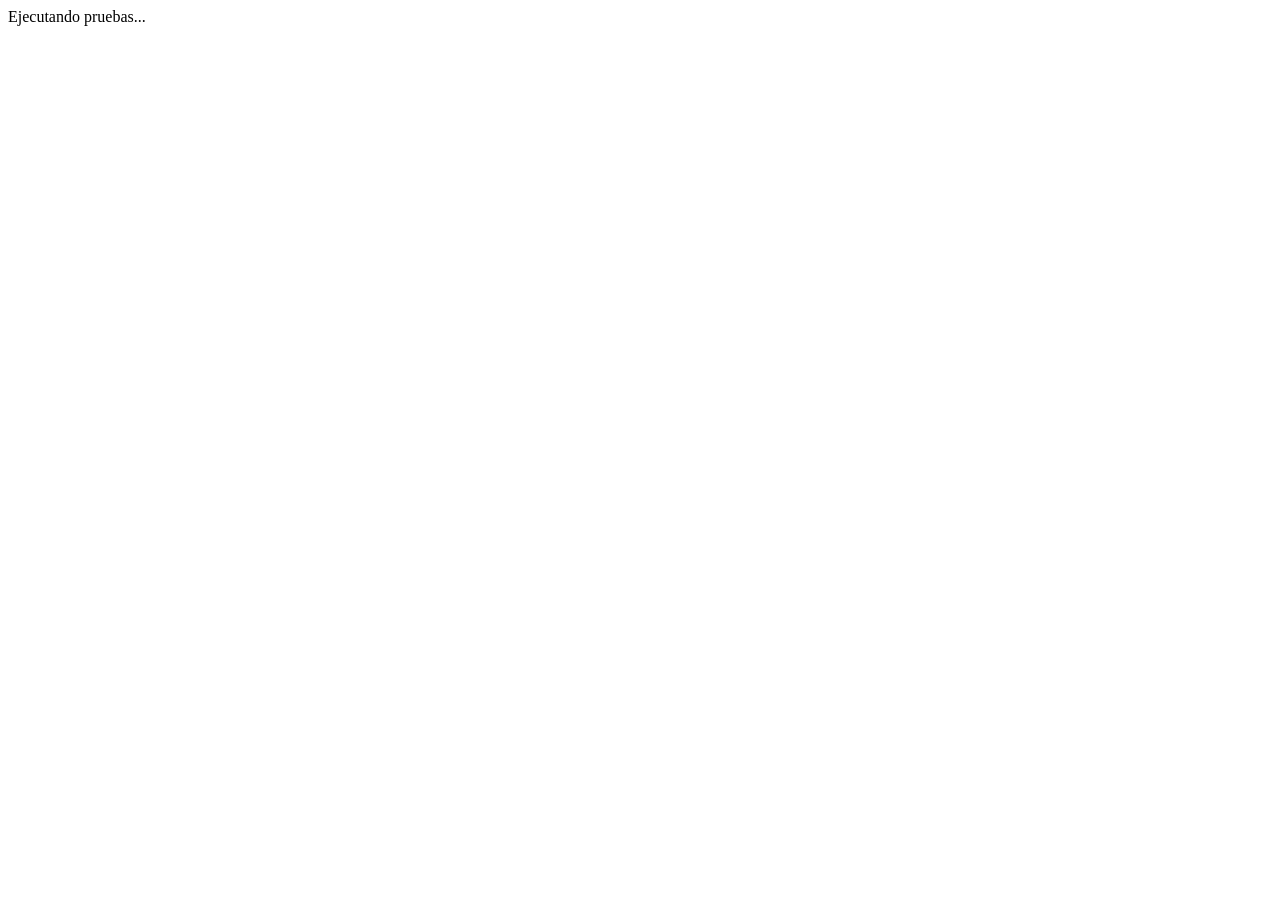
<file: test_result.html>
﻿<!DOCTYPE html>
<html lang="es"><head>
  <meta charset="UTF-8">
  <title>PlanCheck AI - Test Runner</title>
</head>
<body>
  <div id="test-output">Ejecutando pruebas...</div>

  <!-- Include hidden DOM dependencies needed by scripts -->
  <div style="display: none;">
    <div id="session-timer-display"></div>
    <div id="plan-source-title"></div>
    <div id="viewer-viewport">
      <div id="viewer-content-container"></div>
    </div>
    <form id="new-finding-form">
      <input id="finding-location">
      <select id="finding-type"><option value="Dimensional">Dimensional</option></select>
      <textarea id="finding-desc"></textarea>
      <input id="finding-correction">
      <select id="finding-confidence"><option value="Alto">Alto</option></select>
      <button id="btn-submit-finding"></button>
      <button id="btn-cancel-edit-finding"></button>
    </form>
    <div id="findings-list-container"></div>
    <textarea id="ai-query-input"></textarea>
    <button id="btn-ask-ai"></button>
    <div id="ai-results-container">
      <div class="academic-notice info" style="margin-bottom: 16px;">
        <div class="academic-notice-title">
          <span>­ƒö¼</span> Protocolo Human-in-the-Loop (Validaci├│n Humana Cr├¡tica)
        </div>
        <p>
          Se han emitido <strong>10 sugerencias</strong> preliminares. 
          Cada sugerencia debe ser clasificada cr├¡ticamente como <strong>Error confirmado</strong>, 
          <strong>No es un error (Falso positivo)</strong> o <strong>Requiere revisi├│n</strong>, justificando su criterio t├®cnico.
        </p>
      </div>
    
        <div class="ai-suggestion-card validated-confirmed" id="card-AI-01">
          <div class="ai-card-top">
            <span class="ai-card-title">
              <span class="finding-id-tag" style="background: #6b21a8;">AI-01</span>
              Discrepancia dimensional en Cocina Depto. F1
            </span>
            <span class="finding-type-badge type-dimensional">Dimensional</span>
          </div>

          <div style="font-size: 12px; color: var(--color-text-muted); margin-bottom: 6px;">
            ­ƒôì <strong>Ubicaci├│n:</strong> Depto. F1 (Norponiente) - Cocina (Kitchen)
          </div>

          <div class="ai-card-desc">
            La cota rotulada indica 10'6"X10". En la modulaci├│n estructural sim├®trica del proyecto (Depto. F3) y seg├║n los ejes de cruj├¡a, la cota de dise├▒o es 12'6"X10". Existe una reducci├│n an├│mala de 2'-0" en el ancho.
          </div>

          <div class="ai-card-rationale">
            <strong>Fundamento t├®cnico IA:</strong> Inconsistencia dimensional en la cota de ancho respecto a la modulaci├│n de ejes en F1.
          </div>

          
            <div class="finding-correction" style="margin-bottom: 12px;">
              <strong>Correcci├│n sugerida:</strong> Restituir la cota a 12'6"X10" conforme al est├índar del edificio.
            </div>
          

          <!-- HITL Classification Section -->
          <div class="hitl-section">
            <div class="hitl-header">
              <h5><span>ÔÜû´©Å</span> Tu Validaci├│n Cr├¡tica:</h5>
              <span style="font-size: 11px; font-weight: 700; color: #1e3a8a;">Registrado</span>
            </div>

            <div class="hitl-validation-buttons">
              <button class="hitl-btn selected-confirmed" onclick="window.validationManager.classify('AI-01', 'confirmed')" title="Error confirmado (Acierto de la IA)">
                <span>Ô£ö´©Å</span> Error confirmado
              </button>

              <button class="hitl-btn " onclick="window.validationManager.classify('AI-01', 'false_positive')" title="No es un error (Falso positivo descartado)">
                <span>ÔØî</span> No es un error
              </button>

              <button class="hitl-btn " onclick="window.validationManager.classify('AI-01', 'needs_review')" title="Requiere revisi├│n t├®cnica adicional">
                <span>ÔÜá´©Å</span> Requiere revisi├│n
              </button>
            </div>

            <div class="hitl-comment-area">
              <input type="text" class="form-control" style="font-size: 12px; padding: 6px 10px;" placeholder="Comentario t├®cnico / justificaci├│n de tu clasificaci├│n..." value="" onchange="window.validationManager.saveComment('AI-01', this.value)">
            </div>

            <!-- Import to findings button if confirmed -->
            
              <div style="margin-top: 8px; text-align: right;">
                <button class="btn btn-secondary btn-sm" onclick="window.validationManager.importToFindings('AI-01')">
                  ­ƒôÑ Incorporar a mis Hallazgos
                </button>
              </div>
            
          </div>
        </div>
      
        <div class="ai-suggestion-card " id="card-AI-02">
          <div class="ai-card-top">
            <span class="ai-card-title">
              <span class="finding-id-tag" style="background: #6b21a8;">AI-02</span>
              Discrepancia en dimensi├│n de fondo de Cocina Depto. F3
            </span>
            <span class="finding-type-badge type-dimensional">Dimensional</span>
          </div>

          <div style="font-size: 12px; color: var(--color-text-muted); margin-bottom: 6px;">
            ­ƒôì <strong>Ubicaci├│n:</strong> Depto. F3 (Nororiente) - Cocina (Kitchen)
          </div>

          <div class="ai-card-desc">
            La cota rotulada indica 12'6"X8", observ├índose una reducci├│n de 2'-0" en la profundidad respecto a los 10' de fondo est├índar.
          </div>

          <div class="ai-card-rationale">
            <strong>Fundamento t├®cnico IA:</strong> Falta de coincidencia con la cota t├¡pica de cocina de 10' del plano tipo.
          </div>

          
            <div class="finding-correction" style="margin-bottom: 12px;">
              <strong>Correcci├│n sugerida:</strong> Rectificar cota a 12'6"X10".
            </div>
          

          <!-- HITL Classification Section -->
          <div class="hitl-section">
            <div class="hitl-header">
              <h5><span>ÔÜû´©Å</span> Tu Validaci├│n Cr├¡tica:</h5>
              <span style="font-size: 11px; color: #dc2626; font-weight: 600;">Pendiente de clasificar</span>
            </div>

            <div class="hitl-validation-buttons">
              <button class="hitl-btn " onclick="window.validationManager.classify('AI-02', 'confirmed')" title="Error confirmado (Acierto de la IA)">
                <span>Ô£ö´©Å</span> Error confirmado
              </button>

              <button class="hitl-btn " onclick="window.validationManager.classify('AI-02', 'false_positive')" title="No es un error (Falso positivo descartado)">
                <span>ÔØî</span> No es un error
              </button>

              <button class="hitl-btn " onclick="window.validationManager.classify('AI-02', 'needs_review')" title="Requiere revisi├│n t├®cnica adicional">
                <span>ÔÜá´©Å</span> Requiere revisi├│n
              </button>
            </div>

            <div class="hitl-comment-area">
              <input type="text" class="form-control" style="font-size: 12px; padding: 6px 10px;" placeholder="Comentario t├®cnico / justificaci├│n de tu clasificaci├│n..." value="" onchange="window.validationManager.saveComment('AI-02', this.value)">
            </div>

            <!-- Import to findings button if confirmed -->
            
          </div>
        </div>
      
        <div class="ai-suggestion-card " id="card-AI-03">
          <div class="ai-card-top">
            <span class="ai-card-title">
              <span class="finding-id-tag" style="background: #6b21a8;">AI-03</span>
              Discrepancia de longitud en Dormitorio Depto. F1
            </span>
            <span class="finding-type-badge type-dimensional">Dimensional</span>
          </div>

          <div style="font-size: 12px; color: var(--color-text-muted); margin-bottom: 6px;">
            ­ƒôì <strong>Ubicaci├│n:</strong> Depto. F1 - Bed Room (Sector Poniente)
          </div>

          <div class="ai-card-desc">
            La anotaci├│n indica 10'6"X12'2", cuando la distancia entre pa├▒os de muros estructurales corresponde a 14'2" (desfase de 2'-0").
          </div>

          <div class="ai-card-rationale">
            <strong>Fundamento t├®cnico IA:</strong> Inconsistencia entre la longitud acotada y el vano de tabiquer├¡a del dormitorio.
          </div>

          
            <div class="finding-correction" style="margin-bottom: 12px;">
              <strong>Correcci├│n sugerida:</strong> Corregir rotulaci├│n a 10'6"X14'2".
            </div>
          

          <!-- HITL Classification Section -->
          <div class="hitl-section">
            <div class="hitl-header">
              <h5><span>ÔÜû´©Å</span> Tu Validaci├│n Cr├¡tica:</h5>
              <span style="font-size: 11px; color: #dc2626; font-weight: 600;">Pendiente de clasificar</span>
            </div>

            <div class="hitl-validation-buttons">
              <button class="hitl-btn " onclick="window.validationManager.classify('AI-03', 'confirmed')" title="Error confirmado (Acierto de la IA)">
                <span>Ô£ö´©Å</span> Error confirmado
              </button>

              <button class="hitl-btn " onclick="window.validationManager.classify('AI-03', 'false_positive')" title="No es un error (Falso positivo descartado)">
                <span>ÔØî</span> No es un error
              </button>

              <button class="hitl-btn " onclick="window.validationManager.classify('AI-03', 'needs_review')" title="Requiere revisi├│n t├®cnica adicional">
                <span>ÔÜá´©Å</span> Requiere revisi├│n
              </button>
            </div>

            <div class="hitl-comment-area">
              <input type="text" class="form-control" style="font-size: 12px; padding: 6px 10px;" placeholder="Comentario t├®cnico / justificaci├│n de tu clasificaci├│n..." value="" onchange="window.validationManager.saveComment('AI-03', this.value)">
            </div>

            <!-- Import to findings button if confirmed -->
            
          </div>
        </div>
      
        <div class="ai-suggestion-card " id="card-AI-04">
          <div class="ai-card-top">
            <span class="ai-card-title">
              <span class="finding-id-tag" style="background: #6b21a8;">AI-04</span>
              Sobre-anotaci├│n de ancho en Dormitorio Depto. F3
            </span>
            <span class="finding-type-badge type-dimensional">Dimensional</span>
          </div>

          <div style="font-size: 12px; color: var(--color-text-muted); margin-bottom: 6px;">
            ­ƒôì <strong>Ubicaci├│n:</strong> Depto. F3 - Bed Room (Sector Oriente)
          </div>

          <div class="ai-card-desc">
            La cota indica 12'6"X14'2", excediendo en 2'-0" el ancho modular de 10'6" que le corresponde seg├║n la planta tipo.
          </div>

          <div class="ai-card-rationale">
            <strong>Fundamento t├®cnico IA:</strong> Discrepancia dimensional por exceso en la dimensi├│n horizontal de dormitorio F3.
          </div>

          
            <div class="finding-correction" style="margin-bottom: 12px;">
              <strong>Correcci├│n sugerida:</strong> Ajustar anotaci├│n a 10'6"X14'2".
            </div>
          

          <!-- HITL Classification Section -->
          <div class="hitl-section">
            <div class="hitl-header">
              <h5><span>ÔÜû´©Å</span> Tu Validaci├│n Cr├¡tica:</h5>
              <span style="font-size: 11px; color: #dc2626; font-weight: 600;">Pendiente de clasificar</span>
            </div>

            <div class="hitl-validation-buttons">
              <button class="hitl-btn " onclick="window.validationManager.classify('AI-04', 'confirmed')" title="Error confirmado (Acierto de la IA)">
                <span>Ô£ö´©Å</span> Error confirmado
              </button>

              <button class="hitl-btn " onclick="window.validationManager.classify('AI-04', 'false_positive')" title="No es un error (Falso positivo descartado)">
                <span>ÔØî</span> No es un error
              </button>

              <button class="hitl-btn " onclick="window.validationManager.classify('AI-04', 'needs_review')" title="Requiere revisi├│n t├®cnica adicional">
                <span>ÔÜá´©Å</span> Requiere revisi├│n
              </button>
            </div>

            <div class="hitl-comment-area">
              <input type="text" class="form-control" style="font-size: 12px; padding: 6px 10px;" placeholder="Comentario t├®cnico / justificaci├│n de tu clasificaci├│n..." value="" onchange="window.validationManager.saveComment('AI-04', this.value)">
            </div>

            <!-- Import to findings button if confirmed -->
            
          </div>
        </div>
      
        <div class="ai-suggestion-card " id="card-AI-05">
          <div class="ai-card-top">
            <span class="ai-card-title">
              <span class="finding-id-tag" style="background: #6b21a8;">AI-05</span>
              Desfase por exceso en Hall de Acceso Depto. F2
            </span>
            <span class="finding-type-badge type-dimensional">Dimensional</span>
          </div>

          <div style="font-size: 12px; color: var(--color-text-muted); margin-bottom: 6px;">
            ­ƒôì <strong>Ubicaci├│n:</strong> Depto. F2 (Surponiente) - Hall de Acceso
          </div>

          <div class="ai-card-desc">
            La cota se├▒ala 10'6"X18'4", lo que representa un incremento de 2'-0" sobre la longitud real de 16'4" del eje sim├®trico F4.
          </div>

          <div class="ai-card-rationale">
            <strong>Fundamento t├®cnico IA:</strong> Inconsistencia en la dimensi├│n longitudinal del hall en departamento F2.
          </div>

          
            <div class="finding-correction" style="margin-bottom: 12px;">
              <strong>Correcci├│n sugerida:</strong> Corregir cota a 10'6"X16'4".
            </div>
          

          <!-- HITL Classification Section -->
          <div class="hitl-section">
            <div class="hitl-header">
              <h5><span>ÔÜû´©Å</span> Tu Validaci├│n Cr├¡tica:</h5>
              <span style="font-size: 11px; color: #dc2626; font-weight: 600;">Pendiente de clasificar</span>
            </div>

            <div class="hitl-validation-buttons">
              <button class="hitl-btn " onclick="window.validationManager.classify('AI-05', 'confirmed')" title="Error confirmado (Acierto de la IA)">
                <span>Ô£ö´©Å</span> Error confirmado
              </button>

              <button class="hitl-btn " onclick="window.validationManager.classify('AI-05', 'false_positive')" title="No es un error (Falso positivo descartado)">
                <span>ÔØî</span> No es un error
              </button>

              <button class="hitl-btn " onclick="window.validationManager.classify('AI-05', 'needs_review')" title="Requiere revisi├│n t├®cnica adicional">
                <span>ÔÜá´©Å</span> Requiere revisi├│n
              </button>
            </div>

            <div class="hitl-comment-area">
              <input type="text" class="form-control" style="font-size: 12px; padding: 6px 10px;" placeholder="Comentario t├®cnico / justificaci├│n de tu clasificaci├│n..." value="" onchange="window.validationManager.saveComment('AI-05', this.value)">
            </div>

            <!-- Import to findings button if confirmed -->
            
          </div>
        </div>
      
        <div class="ai-suggestion-card validated-false_positive" id="card-AI-06">
          <div class="ai-card-top">
            <span class="ai-card-title">
              <span class="finding-id-tag" style="background: #6b21a8;">AI-06</span>
              Viga de borde en losa de Balc├│n F1 declarada ausente
            </span>
            <span class="finding-type-badge type-inconsistencia">Inconsistencia</span>
          </div>

          <div style="font-size: 12px; color: var(--color-text-muted); margin-bottom: 6px;">
            ­ƒôì <strong>Ubicaci├│n:</strong> Depto. F1 - Balcony (10'6"X4')
          </div>

          <div class="ai-card-desc">
            La IA sugiere que el voladizo de 4 pies requiere obligatoriamente una viga perimetral invertida de confinamiento estructural bajo la norma s├¡smica.
          </div>

          <div class="ai-card-rationale">
            <strong>Fundamento t├®cnico IA:</strong> Inferencia algor├¡tmica sobre losas en voladizo para edificaci├│n residencial.
          </div>

          
            <div class="finding-correction" style="margin-bottom: 12px;">
              <strong>Correcci├│n sugerida:</strong> Agregar viga perimetral de borde 20x40 cm.
            </div>
          

          <!-- HITL Classification Section -->
          <div class="hitl-section">
            <div class="hitl-header">
              <h5><span>ÔÜû´©Å</span> Tu Validaci├│n Cr├¡tica:</h5>
              <span style="font-size: 11px; font-weight: 700; color: #1e3a8a;">Registrado</span>
            </div>

            <div class="hitl-validation-buttons">
              <button class="hitl-btn " onclick="window.validationManager.classify('AI-06', 'confirmed')" title="Error confirmado (Acierto de la IA)">
                <span>Ô£ö´©Å</span> Error confirmado
              </button>

              <button class="hitl-btn selected-false_positive" onclick="window.validationManager.classify('AI-06', 'false_positive')" title="No es un error (Falso positivo descartado)">
                <span>ÔØî</span> No es un error
              </button>

              <button class="hitl-btn " onclick="window.validationManager.classify('AI-06', 'needs_review')" title="Requiere revisi├│n t├®cnica adicional">
                <span>ÔÜá´©Å</span> Requiere revisi├│n
              </button>
            </div>

            <div class="hitl-comment-area">
              <input type="text" class="form-control" style="font-size: 12px; padding: 6px 10px;" placeholder="Comentario t├®cnico / justificaci├│n de tu clasificaci├│n..." value="" onchange="window.validationManager.saveComment('AI-06', this.value)">
            </div>

            <!-- Import to findings button if confirmed -->
            
          </div>
        </div>
      
        <div class="ai-suggestion-card " id="card-AI-07">
          <div class="ai-card-top">
            <span class="ai-card-title">
              <span class="finding-id-tag" style="background: #6b21a8;">AI-07</span>
              Reducci├│n an├│mala de ancho en Hall Depto. F4
            </span>
            <span class="finding-type-badge type-dimensional">Dimensional</span>
          </div>

          <div style="font-size: 12px; color: var(--color-text-muted); margin-bottom: 6px;">
            ­ƒôì <strong>Ubicaci├│n:</strong> Depto. F4 (Suroriente) - Hall de Acceso
          </div>

          <div class="ai-card-desc">
            La cota rotulada indica 8'6"X16'4", registrando un estrechamiento de 2'-0" en el ancho respecto a los 10'6" del departamento contiguo.
          </div>

          <div class="ai-card-rationale">
            <strong>Fundamento t├®cnico IA:</strong> Discrepancia en la dimensi├│n transversal del hall F4 frente a la cruj├¡a estructural.
          </div>

          
            <div class="finding-correction" style="margin-bottom: 12px;">
              <strong>Correcci├│n sugerida:</strong> Restablecer cota a 10'6"X16'4".
            </div>
          

          <!-- HITL Classification Section -->
          <div class="hitl-section">
            <div class="hitl-header">
              <h5><span>ÔÜû´©Å</span> Tu Validaci├│n Cr├¡tica:</h5>
              <span style="font-size: 11px; color: #dc2626; font-weight: 600;">Pendiente de clasificar</span>
            </div>

            <div class="hitl-validation-buttons">
              <button class="hitl-btn " onclick="window.validationManager.classify('AI-07', 'confirmed')" title="Error confirmado (Acierto de la IA)">
                <span>Ô£ö´©Å</span> Error confirmado
              </button>

              <button class="hitl-btn " onclick="window.validationManager.classify('AI-07', 'false_positive')" title="No es un error (Falso positivo descartado)">
                <span>ÔØî</span> No es un error
              </button>

              <button class="hitl-btn " onclick="window.validationManager.classify('AI-07', 'needs_review')" title="Requiere revisi├│n t├®cnica adicional">
                <span>ÔÜá´©Å</span> Requiere revisi├│n
              </button>
            </div>

            <div class="hitl-comment-area">
              <input type="text" class="form-control" style="font-size: 12px; padding: 6px 10px;" placeholder="Comentario t├®cnico / justificaci├│n de tu clasificaci├│n..." value="" onchange="window.validationManager.saveComment('AI-07', this.value)">
            </div>

            <!-- Import to findings button if confirmed -->
            
          </div>
        </div>
      
        <div class="ai-suggestion-card " id="card-AI-08">
          <div class="ai-card-top">
            <span class="ai-card-title">
              <span class="finding-id-tag" style="background: #6b21a8;">AI-08</span>
              Discrepancia en Comedor (Dining) Depto. F2
            </span>
            <span class="finding-type-badge type-dimensional">Dimensional</span>
          </div>

          <div style="font-size: 12px; color: var(--color-text-muted); margin-bottom: 6px;">
            ­ƒôì <strong>Ubicaci├│n:</strong> Depto. F2 - Dining
          </div>

          <div class="ai-card-desc">
            La cota indica 7'6"X9'4", excediendo en 2'-0" la dimensi├│n de fondo de 7'4" observada en el departamento gemelo F4.
          </div>

          <div class="ai-card-rationale">
            <strong>Fundamento t├®cnico IA:</strong> Inconsistencia dimensional en el ├írea de comedor del departamento F2.
          </div>

          
            <div class="finding-correction" style="margin-bottom: 12px;">
              <strong>Correcci├│n sugerida:</strong> Rectificar cota a 7'6"X7'4".
            </div>
          

          <!-- HITL Classification Section -->
          <div class="hitl-section">
            <div class="hitl-header">
              <h5><span>ÔÜû´©Å</span> Tu Validaci├│n Cr├¡tica:</h5>
              <span style="font-size: 11px; color: #dc2626; font-weight: 600;">Pendiente de clasificar</span>
            </div>

            <div class="hitl-validation-buttons">
              <button class="hitl-btn " onclick="window.validationManager.classify('AI-08', 'confirmed')" title="Error confirmado (Acierto de la IA)">
                <span>Ô£ö´©Å</span> Error confirmado
              </button>

              <button class="hitl-btn " onclick="window.validationManager.classify('AI-08', 'false_positive')" title="No es un error (Falso positivo descartado)">
                <span>ÔØî</span> No es un error
              </button>

              <button class="hitl-btn " onclick="window.validationManager.classify('AI-08', 'needs_review')" title="Requiere revisi├│n t├®cnica adicional">
                <span>ÔÜá´©Å</span> Requiere revisi├│n
              </button>
            </div>

            <div class="hitl-comment-area">
              <input type="text" class="form-control" style="font-size: 12px; padding: 6px 10px;" placeholder="Comentario t├®cnico / justificaci├│n de tu clasificaci├│n..." value="" onchange="window.validationManager.saveComment('AI-08', this.value)">
            </div>

            <!-- Import to findings button if confirmed -->
            
          </div>
        </div>
      
        <div class="ai-suggestion-card " id="card-AI-09">
          <div class="ai-card-top">
            <span class="ai-card-title">
              <span class="finding-id-tag" style="background: #6b21a8;">AI-09</span>
              Discrepancia en Master Bed Room Depto. F4
            </span>
            <span class="finding-type-badge type-dimensional">Dimensional</span>
          </div>

          <div style="font-size: 12px; color: var(--color-text-muted); margin-bottom: 6px;">
            ­ƒôì <strong>Ubicaci├│n:</strong> Depto. F4 - Master Bed Room
          </div>

          <div class="ai-card-desc">
            La cota se├▒ala 12'6"X10'2", presentando una discrepancia de 4'-0" respecto a los 14'2" del dormitorio principal sim├®trico.
          </div>

          <div class="ai-card-rationale">
            <strong>Fundamento t├®cnico IA:</strong> Error de rotulaci├│n en la longitud ├║til del dormitorio principal en F4.
          </div>

          
            <div class="finding-correction" style="margin-bottom: 12px;">
              <strong>Correcci├│n sugerida:</strong> Ajustar cota a 12'6"X14'2".
            </div>
          

          <!-- HITL Classification Section -->
          <div class="hitl-section">
            <div class="hitl-header">
              <h5><span>ÔÜû´©Å</span> Tu Validaci├│n Cr├¡tica:</h5>
              <span style="font-size: 11px; color: #dc2626; font-weight: 600;">Pendiente de clasificar</span>
            </div>

            <div class="hitl-validation-buttons">
              <button class="hitl-btn " onclick="window.validationManager.classify('AI-09', 'confirmed')" title="Error confirmado (Acierto de la IA)">
                <span>Ô£ö´©Å</span> Error confirmado
              </button>

              <button class="hitl-btn " onclick="window.validationManager.classify('AI-09', 'false_positive')" title="No es un error (Falso positivo descartado)">
                <span>ÔØî</span> No es un error
              </button>

              <button class="hitl-btn " onclick="window.validationManager.classify('AI-09', 'needs_review')" title="Requiere revisi├│n t├®cnica adicional">
                <span>ÔÜá´©Å</span> Requiere revisi├│n
              </button>
            </div>

            <div class="hitl-comment-area">
              <input type="text" class="form-control" style="font-size: 12px; padding: 6px 10px;" placeholder="Comentario t├®cnico / justificaci├│n de tu clasificaci├│n..." value="" onchange="window.validationManager.saveComment('AI-09', this.value)">
            </div>

            <!-- Import to findings button if confirmed -->
            
          </div>
        </div>
      
        <div class="ai-suggestion-card " id="card-AI-10">
          <div class="ai-card-top">
            <span class="ai-card-title">
              <span class="finding-id-tag" style="background: #6b21a8;">AI-10</span>
              Espesor de tabiquer├¡a ac├║stica entre F1 y F3 considerado insuficiente
            </span>
            <span class="finding-type-badge type-inconsistencia">Inconsistencia</span>
          </div>

          <div style="font-size: 12px; color: var(--color-text-muted); margin-bottom: 6px;">
            ­ƒôì <strong>Ubicaci├│n:</strong> Muro Divisorio Central entre F1 y F3
          </div>

          <div class="ai-card-desc">
            La IA sugiere que el muro divisorio de 6" no satisface el aislamiento ac├║stico de 45 dB y exige aumentarlo a 8".
          </div>

          <div class="ai-card-rationale">
            <strong>Fundamento t├®cnico IA:</strong> Estimaci├│n ac├║stica automatizada no requerida en planos de distribuci├│n arquitect├│nica b├ísica.
          </div>

          
            <div class="finding-correction" style="margin-bottom: 12px;">
              <strong>Correcci├│n sugerida:</strong> Modificar espesor de tabique a 8".
            </div>
          

          <!-- HITL Classification Section -->
          <div class="hitl-section">
            <div class="hitl-header">
              <h5><span>ÔÜû´©Å</span> Tu Validaci├│n Cr├¡tica:</h5>
              <span style="font-size: 11px; color: #dc2626; font-weight: 600;">Pendiente de clasificar</span>
            </div>

            <div class="hitl-validation-buttons">
              <button class="hitl-btn " onclick="window.validationManager.classify('AI-10', 'confirmed')" title="Error confirmado (Acierto de la IA)">
                <span>Ô£ö´©Å</span> Error confirmado
              </button>

              <button class="hitl-btn " onclick="window.validationManager.classify('AI-10', 'false_positive')" title="No es un error (Falso positivo descartado)">
                <span>ÔØî</span> No es un error
              </button>

              <button class="hitl-btn " onclick="window.validationManager.classify('AI-10', 'needs_review')" title="Requiere revisi├│n t├®cnica adicional">
                <span>ÔÜá´©Å</span> Requiere revisi├│n
              </button>
            </div>

            <div class="hitl-comment-area">
              <input type="text" class="form-control" style="font-size: 12px; padding: 6px 10px;" placeholder="Comentario t├®cnico / justificaci├│n de tu clasificaci├│n..." value="" onchange="window.validationManager.saveComment('AI-10', this.value)">
            </div>

            <!-- Import to findings button if confirmed -->
            
          </div>
        </div>
      </div>
    <form id="post-session-survey-form">
      <input type="radio" name="q1_usefulness" value="4">
      <input type="radio" name="q2_reliability" value="3">
      <input type="radio" name="q3_facilitation" value="4">
      <input type="radio" name="q4_need_to_verify" value="5">
      <input type="radio" name="q5_future_use" value="4">
      <textarea id="survey-comments"></textarea>
    </form>
    <div id="comparison-results-view"></div>
    <table id="history-table-body"></table>
    <template id="default-blueprint-template"><svg viewBox="0 0 100 100"></svg></template>
  </div>

  <script src="scripts/state.js"></script>
  <script src="scripts/timer.js"></script>
  <script src="scripts/viewer.js"></script>
  <script src="scripts/findings.js"></script>
  <script src="scripts/ai-assistant.js"></script>
  <script src="scripts/validation.js"></script>
  <script src="scripts/survey.js"></script>
  <script src="scripts/comparison.js"></script>
  <script src="scripts/export.js"></script>

  <script>
    const results = [];
    function assert(name, condition) {
      if (condition) {
        results.push(`PASS: ${name}`);
        console.log(`PASS: ${name}`);
      } else {
        results.push(`FAIL: ${name}`);
        console.error(`FAIL: ${name}`);
      }
    }

    try {
      // Test 1: State Initialization & Ground Truth Constants
      assert('State manager exists', window.state !== undefined);
      assert('Timer module exists', window.timer !== undefined);
      assert('Validation manager exists', window.validationManager !== undefined);
      assert('Ground truth errors count is 8', window.state.GROUND_TRUTH_ERRORS && window.state.GROUND_TRUTH_ERRORS.length === 8);
      assert('Ground truth contains E1 Cocina F1', window.state.GROUND_TRUTH_ERRORS.some(e => e.id === 'E1'));
      assert('Ground truth contains E8 Master Bed Room F4', window.state.GROUND_TRUTH_ERRORS.some(e => e.id === 'E8'));

      // Test 2: Start Session
      const participant = { name: 'Tester', code: 'EST-99', semester: '8vo' };
      const s = window.state.startNewSession(participant, 'con_ia');
      assert('Session created with con_ia', s.modality === 'con_ia');
      assert('Status is in_progress', s.status === 'in_progress');

      // Test 3: Add Finding
      const f1 = window.state.addFinding({
        location: 'Cocina F1',
        type: 'Dimensional',
        description: 'Cota de cocina cambiada a 10\'6"X10" en lugar de 12\'6"X10"',
        correction: '12\'6"X10"',
        confidence: 'Alto'
      });
      assert('Finding added with ID', f1.id === 'H-01');
      assert('Session contains 1 finding', s.findings.length === 1);

      // Test 4: Timer Operations
      window.timer.start(10);
      assert('Timer gets elapsed seconds', window.timer.getElapsedSeconds() === 10);
      assert('Timer format MM:SS works', window.timer.formatTime(75) === '01:15');
      window.timer.stop();

      // Test 5: AI DEMO simulation & HITL validation
      const demoAi = new window.AIAssistant();
      demoAi.simulateDemoInference('Test query').then(() => {
        assert('AI suggestions count is 10 (8 TP + 2 FP)', s.aiAssistance.suggestions.length === 10);

        // Test 6: Classify as confirmed
        window.validationManager.classify('AI-01', 'confirmed');
        assert('AI-01 confirmed', s.aiAssistance.suggestions[0].validation === 'confirmed');

        // Test 7: Classify as false positive
        window.validationManager.classify('AI-06', 'false_positive');
        assert('AI-06 marked false positive', s.aiAssistance.suggestions.find(x => x.id === 'AI-06').validation === 'false_positive');

        // Test 8: HITL Stats
        const hitlStats = window.validationManager.getValidationStats(s);
        assert('HITL confirmed count is 1', hitlStats.confirmed === 1);
        assert('HITL falsePositive count is 1', hitlStats.falsePositive === 1);

        // Test 9: Complete Session & Save Survey
        window.state.finishCurrentSession();
        assert('Session completed', s.status === 'completed');
        assert('Ground truth evaluated with 8 errors total', s.groundTruthEvaluation && (s.groundTruthEvaluation.detectedCount + s.groundTruthEvaluation.omittedCount === 8));
        assert('Ground truth detected E1 correctly', s.groundTruthEvaluation.detectedIds.includes('E1'));

        window.state.saveSurveyResults({
          ratings: { q1_usefulness: 5, q2_reliability: 4, q3_facilitation: 5, q4_need_to_verify: 5, q5_future_use: 5 },
          comments: 'Excelente instrumento para validaci├│n de hip├│tesis'
        });
        assert('Survey saved', s.survey.ratings.q1_usefulness === 5);

        // Test 10: Load Demo Dataset
        window.state.loadDemoDataset();
        assert('Demo dataset contains 6 sessions', window.state.allSessions.length === 6);

        // Test 11: Comparison Calculations
        const comp = new window.ComparisonManager();
        const statsNoIa = comp.calculateGroupStats(window.state.allSessions.filter(x => x.modality === 'sin_ia'));
        const statsWithIa = comp.calculateGroupStats(window.state.allSessions.filter(x => x.modality === 'con_ia'));
        assert('Comparison Sin IA count is 3', statsNoIa.count === 3);
        assert('Comparison Con IA count is 3', statsWithIa.count === 3);
        assert('Ground truth detection calculated (> 0)', statsWithIa.avgGtDetected > 0);
        assert('Ground truth coverage calculated <= 8', statsWithIa.avgGtDetected <= 8);

        // Test 12: Exporter
        assert('DataExporter exists', window.dataExporter !== undefined);
        const csvContent = window.dataExporter.generateCSV(window.state.allSessions);
        assert('CSV generated contains 8-error columns', csvContent.includes('Errores_Patron_Detectados') && csvContent.includes('Tasa_Recall_Porcentaje'));

        document.getElementById('test-output').innerHTML = '<h2>TEST RESULTS</h2><pre>' + results.join('\n') + '</pre>';
      });

    } catch (err) {
      console.error('Test runner failed:', err);
      results.push('CRASH: ' + err.message);
      document.getElementById('test-output').innerHTML = '<h2>ERROR</h2><pre>' + results.join('\n') + '</pre>';
    }
  </script>


</body></html>
</file>
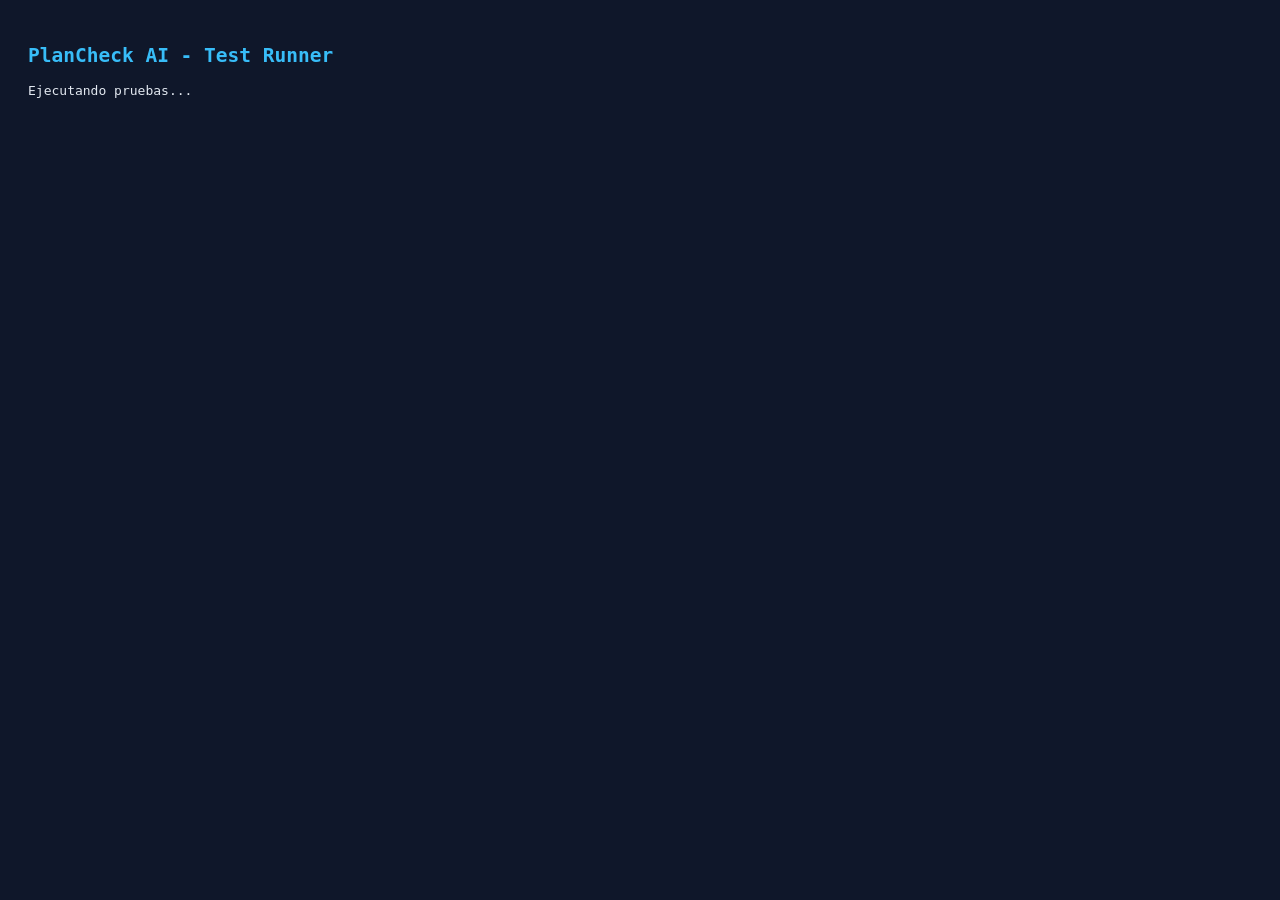
<file: test_runner.html>
﻿<!DOCTYPE html>
<html lang="es">
<head>
  <meta charset="UTF-8">
  <title>PlanCheck AI - Test Runner</title>
  <style>
    body { font-family: monospace; padding: 20px; background: #0f172a; color: #e2e8f0; }
    h2 { color: #38bdf8; }
    .pass { color: #4ade80; }
    .fail { color: #f87171; }
    .summary { margin-top: 20px; font-size: 1.2em; font-weight: bold; }
  </style>
</head>
<body>
  <h2>PlanCheck AI - Test Runner</h2>
  <div id="test-output">Ejecutando pruebas...</div>
  <div style="display: none;">
    <div id="session-timer-display"></div>
    <div id="plan-source-title"></div>
    <div id="viewer-viewport"><div id="viewer-content-container"></div></div>
    <form id="new-finding-form">
      <input id="finding-location">
      <select id="finding-type"><option value="Dimensional">Dimensional</option></select>
      <textarea id="finding-desc"></textarea>
      <input id="finding-correction">
      <select id="finding-confidence"><option value="Alto">Alto</option></select>
      <button id="btn-submit-finding"></button>
      <button id="btn-cancel-edit-finding"></button>
    </form>
    <div id="findings-list-container"></div>
    <textarea id="ai-query-input"></textarea>
    <button id="btn-ask-ai"></button>
    <div id="ai-results-container"></div>
    <div id="ai-engine-status-badge"></div>
    <form id="post-session-survey-form">
      <input type="radio" name="q1_usefulness" value="4">
      <textarea id="survey-comments"></textarea>
    </form>
    <div id="comparison-results-view"></div>
    <table id="history-table-body"></table>
    <template id="default-blueprint-template"><svg viewBox="0 0 100 100"></svg></template>
  </div>
  <script src="scripts/state.js"></script>
  <script src="scripts/timer.js"></script>
  <script src="scripts/viewer.js"></script>
  <script src="scripts/findings.js"></script>
  <script src="scripts/ai-assistant.js"></script>
  <script src="scripts/validation.js"></script>
  <script src="scripts/survey.js"></script>
  <script src="scripts/comparison.js"></script>
  <script src="scripts/export.js"></script>
  <script>
    var results = [];
    var passCount = 0;
    var failCount = 0;
    function assert(name, condition) {
      if (condition) { results.push('PASS: ' + name); passCount++; console.log('PASS: ' + name); }
      else { results.push('FAIL: ' + name); failCount++; console.error('FAIL: ' + name); }
    }
    function renderResults() {
      var out = document.getElementById('test-output');
      var lines = results.map(function(r) {
        var cls = r.indexOf('PASS') === 0 ? 'pass' : 'fail';
        return '<div class="' + cls + '">' + r + '</div>';
      }).join('');
      out.innerHTML = lines + '<div class="summary ' + (failCount===0?'pass':'fail') + '">--- ' + passCount + ' PASS / ' + failCount + ' FAIL ---</div>';
      try { localStorage.setItem('plancheck_test_results', JSON.stringify({pass:passCount,fail:failCount,results:results})); } catch(e) {}
    }
    async function runTests() {
      try {
        // G1: Modules
        assert('state manager exists', window.state !== undefined);
        assert('timer module exists', window.timer !== undefined);
        assert('validationManager exists', window.validationManager !== undefined);
        assert('dataExporter exists', window.dataExporter !== undefined);
        // G2: Ground Truth
        assert('GROUND_TRUTH_ERRORS is Array', Array.isArray(window.state.GROUND_TRUTH_ERRORS));
        assert('GROUND_TRUTH_ERRORS has 8 items', window.state.GROUND_TRUTH_ERRORS.length === 8);
        assert('E1 exists', window.state.GROUND_TRUTH_ERRORS.some(function(e){return e.id==='E1';}));
        assert('E8 exists', window.state.GROUND_TRUTH_ERRORS.some(function(e){return e.id==='E8';}));
        assert('evaluateGroundTruth is function', typeof window.state.evaluateGroundTruth === 'function');
        // G3: Session
        window.state.allSessions = []; window.state.currentSession = null;
        var s = window.state.startNewSession({name:'Tester',code:'EST-99',semester:'8vo'}, 'con_ia');
        assert('session modality con_ia', s.modality === 'con_ia');
        assert('session status in_progress', s.status === 'in_progress');
        // G4: Findings
        var f1 = window.state.addFinding({location:'F1 - Cocina',type:'Dimensional',description:"Cota discordante",correction:"12'6\"X10\"",confidence:'Alto'});
        assert('H-01 added', f1.id === 'H-01');
        var f2 = window.state.addFinding({location:'F3 - Cocina',type:'Dimensional',description:"Fondo reducido",correction:"12'6\"X10\"",confidence:'Medio'});
        assert('H-02 added', f2.id === 'H-02');
        assert('2 findings in session', s.findings.length === 2);
        // G5: Timer
        window.timer.start(10);
        assert('getElapsedSeconds()===10', window.timer.getElapsedSeconds() === 10);
        assert("formatTime(75)==='01:15'", window.timer.formatTime(75) === '01:15');
        window.timer.stop();
        // G6: AI Suggestions
        var demoAi = new window.AIAssistant();
        await demoAi.simulateDemoInference('Analiza PROJECT-2');
        assert('10 suggestions loaded', s.aiAssistance.suggestions.length === 10);
        assert('AI-01 groundTruthRef E1', s.aiAssistance.suggestions[0].groundTruthRef === 'E1');
        var ai06 = s.aiAssistance.suggestions.find(function(x){return x.id==='AI-06';});
        assert('AI-06 isFpTestItem', ai06 && ai06.isFpTestItem === true);
        var ai10 = s.aiAssistance.suggestions.find(function(x){return x.id==='AI-10';});
        assert('AI-10 isFpTestItem', ai10 && ai10.isFpTestItem === true);
        // G7: HITL
        window.validationManager.classify('AI-01', 'confirmed');
        window.validationManager.classify('AI-06', 'false_positive');
        window.validationManager.classify('AI-10', 'false_positive');
        assert('AI-01 confirmed', s.aiAssistance.suggestions.find(function(x){return x.id==='AI-01';}).validation === 'confirmed');
        assert('AI-06 false_positive', s.aiAssistance.suggestions.find(function(x){return x.id==='AI-06';}).validation === 'false_positive');
        var hs = window.validationManager.getValidationStats(s);
        assert('confirmed===1', hs.confirmed === 1);
        assert('falsePositive===2', hs.falsePositive === 2);
        // G8: Ground Truth on Finish
        window.state.finishCurrentSession();
        assert('session completed', s.status === 'completed');
        assert('groundTruthEvaluation exists', s.groundTruthEvaluation != null);
        assert('total===8', s.groundTruthEvaluation.total === 8);
        assert('detected+omitted===8', s.groundTruthEvaluation.detectedCount+s.groundTruthEvaluation.omittedCount===8);
        assert('E1 detected', s.groundTruthEvaluation.detectedIds.indexOf('E1') !== -1);
        // G9: Survey
        window.state.saveSurveyResults({ratings:{q1_usefulness:5,q2_reliability:4,q3_facilitation:5,q4_need_to_verify:5,q5_future_use:5},comments:'Test'});
        assert('survey saved q1=5', s.survey.ratings.q1_usefulness === 5);
        // G10: Demo dataset
        window.state.loadDemoDataset();
        assert('6 demo sessions', window.state.allSessions.length === 6);
        assert('3 sin_ia', window.state.allSessions.filter(function(x){return x.modality==='sin_ia';}).length === 3);
        assert('3 con_ia', window.state.allSessions.filter(function(x){return x.modality==='con_ia';}).length === 3);
        // G11: Comparison
        var comp = new window.ComparisonManager();
        var sni = window.state.allSessions.filter(function(x){return x.modality==='sin_ia';});
        var swi = window.state.allSessions.filter(function(x){return x.modality==='con_ia';});
        var stni = comp.calculateGroupStats(sni);
        var stwi = comp.calculateGroupStats(swi);
        assert('sin_ia count 3', stni.count === 3);
        assert('con_ia count 3', stwi.count === 3);
        assert('con_ia avgGtDetected > 0', stwi.avgGtDetected > 0);
        assert('con_ia avgGtDetected <= 8', stwi.avgGtDetected <= 8);
        // G12: Export
        var csv = window.dataExporter.generateCSV(window.state.allSessions);
        assert('generateCSV returns string', typeof csv === 'string' && csv.length > 0);
        assert('CSV has Errores_Patron_Detectados', csv.indexOf('Errores_Patron_Detectados') !== -1);
        assert('CSV has Tasa_Recall_Porcentaje', csv.indexOf('Tasa_Recall_Porcentaje') !== -1);
        assert('CSV has 7+ lines', csv.split('\n').length >= 7);
      } catch(err) {
        results.push('FAIL: CRASH - ' + err.message); failCount++;
        console.error('CRASH:', err);
      }
      renderResults();
    }
    runTests();
  </script>
</body>
</html>
</file>
<file: styles/main.css>
/* ==========================================================================
   PlanCheck AI - Main Stylesheet (Academic Research Theme)
   ========================================================================== */

:root {
  /* Color Palette: Academic Navy & Slate */
  --color-primary: #1e3a8a;       /* Deep Academic Blue */
  --color-primary-hover: #172554;
  --color-primary-light: #eff6ff;
  --color-secondary: #0284c7;     /* Technical Cyan / Blueprint Accent */
  --color-secondary-hover: #0369a1;

  /* Neutrals */
  --color-bg: #f8fafc;
  --color-surface: #ffffff;
  --color-surface-hover: #f1f5f9;
  --color-border: #cbd5e1;
  --color-border-light: #e2e8f0;
  --color-text-main: #0f172a;
  --color-text-muted: #475569;
  --color-text-light: #64748b;

  /* Academic Validation Accents (HITL) */
  --color-success: #16a34a;       /* Error Confirmado */
  --color-success-bg: #f0fdf4;
  --color-success-border: #bbf7d0;

  --color-danger: #dc2626;        /* Falso Positivo / No es error */
  --color-danger-bg: #fef2f2;
  --color-danger-border: #fecaca;

  --color-warning: #d97706;       /* Requiere Revisión */
  --color-warning-bg: #fffbeb;
  --color-warning-border: #fde68a;

  --color-info: #2563eb;
  --color-info-bg: #eff6ff;
  --color-info-border: #bfdbfe;

  /* Typography */
  --font-family: 'Segoe UI', -apple-system, BlinkMacSystemFont, Roboto, Helvetica, Arial, sans-serif;
  --font-mono: 'Consolas', 'Courier New', Courier, monospace;

  /* Elevation */
  --shadow-sm: 0 1px 2px 0 rgba(0, 0, 0, 0.05);
  --shadow-md: 0 4px 6px -1px rgba(0, 0, 0, 0.1), 0 2px 4px -2px rgba(0, 0, 0, 0.05);
  --shadow-lg: 0 10px 15px -3px rgba(0, 0, 0, 0.1), 0 4px 6px -4px rgba(0, 0, 0, 0.05);

  /* Layout */
  --header-height: 64px;
  --radius-sm: 4px;
  --radius-md: 8px;
  --radius-lg: 12px;
}

*, *::before, *::after {
  box-sizing: border-box;
  margin: 0;
  padding: 0;
}

body {
  font-family: var(--font-family);
  background-color: var(--color-bg);
  color: var(--color-text-main);
  line-height: 1.5;
  font-size: 15px;
  -webkit-font-smoothing: antialiased;
}

/* App Header */
.app-header {
  height: var(--header-height);
  background: var(--color-surface);
  border-bottom: 1px solid var(--color-border);
  display: flex;
  align-items: center;
  justify-content: space-between;
  padding: 0 24px;
  position: sticky;
  top: 0;
  z-index: 100;
  box-shadow: var(--shadow-sm);
}

.brand-container {
  display: flex;
  align-items: center;
  gap: 12px;
  cursor: pointer;
}

.brand-icon {
  width: 36px;
  height: 36px;
  background: linear-gradient(135deg, var(--color-primary), var(--color-secondary));
  color: white;
  border-radius: var(--radius-md);
  display: flex;
  align-items: center;
  justify-content: center;
  font-weight: bold;
  font-size: 18px;
  box-shadow: 0 2px 4px rgba(30, 58, 138, 0.25);
}

.brand-titles h1 {
  font-size: 18px;
  font-weight: 700;
  color: var(--color-primary);
  line-height: 1.2;
}

.brand-titles span {
  font-size: 11px;
  color: var(--color-text-light);
  display: block;
}

.nav-links {
  display: flex;
  gap: 8px;
}

.nav-btn {
  background: transparent;
  border: none;
  padding: 8px 14px;
  border-radius: var(--radius-md);
  font-family: inherit;
  font-size: 13.5px;
  font-weight: 500;
  color: var(--color-text-muted);
  cursor: pointer;
  transition: all 0.2s ease;
  display: flex;
  align-items: center;
  gap: 6px;
}

.nav-btn:hover {
  background-color: var(--color-surface-hover);
  color: var(--color-primary);
}

.nav-btn.active {
  background-color: var(--color-primary-light);
  color: var(--color-primary);
  font-weight: 600;
}

/* Active Session Badge in Header */
.session-status-badge {
  display: inline-flex;
  align-items: center;
  gap: 6px;
  font-size: 12px;
  padding: 4px 10px;
  border-radius: 9999px;
  background-color: var(--color-surface-hover);
  border: 1px solid var(--color-border-light);
  color: var(--color-text-muted);
}

.session-status-badge.active-ia {
  background-color: #f0fdf4;
  border-color: #bbf7d0;
  color: #15803d;
}

.session-status-badge.active-no-ia {
  background-color: #eff6ff;
  border-color: #bfdbfe;
  color: #1d4ed8;
}

.status-dot {
  width: 8px;
  height: 8px;
  border-radius: 50%;
  background-color: currentColor;
}

/* Main Container */
.main-wrapper {
  max-width: 1440px;
  margin: 0 auto;
  padding: 24px;
  min-height: calc(100vh - var(--header-height));
}

/* Section Views */
.view-section {
  display: none;
  animation: fadeIn 0.25s ease-in-out;
}

.view-section.active {
  display: block;
}

@keyframes fadeIn {
  from { opacity: 0; transform: translateY(4px); }
  to { opacity: 1; transform: translateY(0); }
}

/* Academic Callout / Disclaimers */
.academic-notice {
  background: #f8fafc;
  border-left: 4px solid var(--color-secondary);
  padding: 14px 18px;
  border-radius: 0 var(--radius-md) var(--radius-md) 0;
  margin-bottom: 20px;
  border-top: 1px solid var(--color-border-light);
  border-right: 1px solid var(--color-border-light);
  border-bottom: 1px solid var(--color-border-light);
}

.academic-notice.warning {
  border-left-color: var(--color-warning);
  background-color: #fffdf5;
}

.academic-notice.info {
  border-left-color: var(--color-info);
  background-color: var(--color-info-bg);
}

.academic-notice-title {
  font-weight: 700;
  font-size: 13.5px;
  color: var(--color-text-main);
  margin-bottom: 4px;
  display: flex;
  align-items: center;
  gap: 6px;
}

.academic-notice p {
  font-size: 13px;
  color: var(--color-text-muted);
  line-height: 1.45;
}

/* Buttons */
.btn {
  display: inline-flex;
  align-items: center;
  justify-content: center;
  gap: 8px;
  font-family: inherit;
  font-size: 14px;
  font-weight: 600;
  padding: 10px 18px;
  border-radius: var(--radius-md);
  border: 1px solid transparent;
  cursor: pointer;
  transition: all 0.2s ease;
  text-decoration: none;
}

.btn-primary {
  background-color: var(--color-primary);
  color: white;
}

.btn-primary:hover {
  background-color: var(--color-primary-hover);
  box-shadow: var(--shadow-sm);
}

.btn-secondary {
  background-color: white;
  border-color: var(--color-border);
  color: var(--color-text-main);
}

.btn-secondary:hover {
  background-color: var(--color-surface-hover);
  border-color: var(--color-text-light);
}

.btn-success {
  background-color: var(--color-success);
  color: white;
}

.btn-success:hover {
  background-color: #15803d;
}

.btn-danger {
  background-color: var(--color-danger);
  color: white;
}

.btn-danger:hover {
  background-color: #b91c1c;
}

.btn-warning {
  background-color: var(--color-warning);
  color: white;
}

.btn-warning:hover {
  background-color: #b45309;
}

.btn-sm {
  padding: 6px 12px;
  font-size: 12.5px;
}

.btn-lg {
  padding: 12px 24px;
  font-size: 16px;
}

.btn:disabled {
  opacity: 0.5;
  cursor: not-allowed;
}

/* Modals */
.modal-backdrop {
  position: fixed;
  top: 0;
  left: 0;
  width: 100vw;
  height: 100vh;
  background: rgba(15, 23, 42, 0.6);
  backdrop-filter: blur(2px);
  display: flex;
  align-items: center;
  justify-content: center;
  z-index: 1000;
  padding: 20px;
  opacity: 0;
  pointer-events: none;
  transition: opacity 0.2s ease;
}

.modal-backdrop.open {
  opacity: 1;
  pointer-events: auto;
}

.modal-content {
  background: white;
  border-radius: var(--radius-lg);
  max-width: 600px;
  width: 100%;
  max-height: 90vh;
  overflow-y: auto;
  box-shadow: var(--shadow-lg);
  border: 1px solid var(--color-border);
}

.modal-header {
  padding: 18px 24px;
  border-bottom: 1px solid var(--color-border-light);
  display: flex;
  align-items: center;
  justify-content: space-between;
}

.modal-header h3 {
  font-size: 17px;
  font-weight: 700;
  color: var(--color-text-main);
}

.modal-close {
  background: none;
  border: none;
  font-size: 20px;
  color: var(--color-text-light);
  cursor: pointer;
}

.modal-body {
  padding: 24px;
}

.modal-footer {
  padding: 16px 24px;
  border-top: 1px solid var(--color-border-light);
  background: var(--color-surface-hover);
  display: flex;
  justify-content: flex-end;
  gap: 12px;
  border-radius: 0 0 var(--radius-lg) var(--radius-lg);
}
</file>
<file: styles/viewer.css>
/* ==========================================================================
   PlanCheck AI - Blueprint Viewer Styles
   ========================================================================== */

.viewer-card {
  background: var(--color-surface);
  border: 1px solid var(--color-border);
  border-radius: var(--radius-lg);
  box-shadow: var(--shadow-sm);
  overflow: hidden;
  display: flex;
  flex-direction: column;
  height: 680px;
  position: relative;
}

/* Viewer Top Header */
.viewer-header {
  padding: 12px 18px;
  background: #f8fafc;
  border-bottom: 1px solid var(--color-border);
  display: flex;
  align-items: center;
  justify-content: space-between;
  gap: 12px;
  flex-wrap: wrap;
}

.viewer-title-group {
  display: flex;
  align-items: center;
  gap: 10px;
}

.viewer-title-group h2 {
  font-size: 15px;
  font-weight: 700;
  color: var(--color-text-main);
  display: flex;
  align-items: center;
  gap: 6px;
}

.plan-source-badge {
  font-size: 11.5px;
  padding: 2px 8px;
  border-radius: 4px;
  background: #e0f2fe;
  color: #0369a1;
  font-weight: 600;
  border: 1px solid #bae6fd;
}

.viewer-actions {
  display: flex;
  align-items: center;
  gap: 8px;
}

/* Viewer Canvas Viewport */
.viewer-viewport {
  position: relative;
  flex: 1;
  background-color: #f1f5f9;
  background-image: radial-gradient(#cbd5e1 1px, transparent 1px);
  background-size: 16px 16px;
  overflow: hidden;
  cursor: grab;
  user-select: none;
}

.viewer-viewport.is-dragging {
  cursor: grabbing;
}

.viewer-viewport.pin-mode {
  cursor: crosshair !important;
}

/* Transform Container that holds the SVG or Image */
.viewer-content-container {
  position: absolute;
  top: 0;
  left: 0;
  width: 100%;
  height: 100%;
  transform-origin: 0 0;
  will-change: transform;
}

.viewer-content-container svg,
.viewer-content-container img {
  display: block;
  max-width: none;
  pointer-events: none;
  box-shadow: var(--shadow-md);
  background: white;
}

/* Interactive Pins on the blueprint */
.finding-pin {
  position: absolute;
  width: 28px;
  height: 28px;
  margin-left: -14px;
  margin-top: -28px;
  cursor: pointer;
  z-index: 20;
  transition: transform 0.15s ease;
  pointer-events: auto;
}

.finding-pin:hover {
  transform: scale(1.25);
  z-index: 30;
}

.finding-pin svg {
  width: 100%;
  height: 100%;
  filter: drop-shadow(0 2px 4px rgba(0, 0, 0, 0.3));
}

.finding-pin-badge {
  position: absolute;
  top: -8px;
  right: -8px;
  background: #0f172a;
  color: white;
  font-size: 9px;
  font-weight: bold;
  padding: 1px 4px;
  border-radius: 9999px;
  border: 1px solid white;
}

/* Floating Zoom & Tool Controls Bar */
.viewer-toolbar {
  position: absolute;
  bottom: 20px;
  right: 20px;
  background: rgba(255, 255, 255, 0.94);
  backdrop-filter: blur(6px);
  border: 1px solid var(--color-border);
  border-radius: var(--radius-md);
  padding: 4px;
  display: flex;
  align-items: center;
  gap: 4px;
  box-shadow: var(--shadow-md);
  z-index: 50;
}

.tool-btn {
  background: transparent;
  border: none;
  width: 32px;
  height: 32px;
  border-radius: var(--radius-sm);
  display: flex;
  align-items: center;
  justify-content: center;
  cursor: pointer;
  color: var(--color-text-main);
  font-size: 14px;
  font-weight: 600;
  transition: background-color 0.15s;
}

.tool-btn:hover {
  background-color: var(--color-surface-hover);
  color: var(--color-primary);
}

.tool-btn.active {
  background-color: var(--color-primary-light);
  color: var(--color-primary);
}

.zoom-indicator {
  font-size: 12px;
  font-family: var(--font-mono);
  font-weight: 600;
  padding: 0 8px;
  min-width: 52px;
  text-align: center;
  color: var(--color-text-muted);
}

.viewer-hint {
  position: absolute;
  bottom: 20px;
  left: 20px;
  background: rgba(15, 23, 42, 0.8);
  color: white;
  font-size: 11.5px;
  padding: 6px 12px;
  border-radius: var(--radius-md);
  pointer-events: none;
  z-index: 50;
  display: flex;
  align-items: center;
  gap: 6px;
}

/* File Upload Dropzone in Viewer */
.blueprint-dropzone {
  display: none;
  position: absolute;
  top: 0;
  left: 0;
  width: 100%;
  height: 100%;
  background: rgba(248, 250, 252, 0.96);
  z-index: 60;
  flex-direction: column;
  align-items: center;
  justify-content: center;
  padding: 32px;
  text-align: center;
}

.blueprint-dropzone.visible {
  display: flex;
}

.dropzone-border {
  border: 2px dashed var(--color-secondary);
  border-radius: var(--radius-lg);
  background: white;
  padding: 40px;
  max-width: 480px;
  width: 100%;
  display: flex;
  flex-direction: column;
  align-items: center;
  gap: 14px;
  box-shadow: var(--shadow-sm);
}

.dropzone-icon {
  font-size: 44px;
  color: var(--color-secondary);
}

.dropzone-text h4 {
  font-size: 16px;
  font-weight: 700;
  color: var(--color-text-main);
  margin-bottom: 4px;
}

.dropzone-text p {
  font-size: 13px;
  color: var(--color-text-muted);
}
</file>
<file: styles/components.css>
/* ==========================================================================
   PlanCheck AI - Components Stylesheet
   ========================================================================== */

/* 1. Welcome / Onboarding Styles */
.welcome-container {
  max-width: 900px;
  margin: 0 auto;
}

.hero-banner {
  background: linear-gradient(135deg, #1e3a8a 0%, #0f172a 100%);
  color: white;
  border-radius: var(--radius-lg);
  padding: 36px 40px;
  margin-bottom: 28px;
  box-shadow: var(--shadow-md);
  position: relative;
  overflow: hidden;
}

.hero-banner::after {
  content: '';
  position: absolute;
  right: -50px;
  bottom: -50px;
  width: 250px;
  height: 250px;
  background: radial-gradient(circle, rgba(2, 132, 199, 0.25) 0%, transparent 70%);
  pointer-events: none;
}

.hero-banner h1 {
  font-size: 28px;
  font-weight: 800;
  letter-spacing: -0.5px;
  margin-bottom: 8px;
}

.hero-banner .subtitle {
  font-size: 16px;
  color: #93c5fd;
  max-width: 650px;
  line-height: 1.4;
  margin-bottom: 16px;
}

.hero-academic-badges {
  display: flex;
  gap: 10px;
  flex-wrap: wrap;
}

.academic-badge {
  background: rgba(255, 255, 255, 0.12);
  backdrop-filter: blur(4px);
  border: 1px solid rgba(255, 255, 255, 0.2);
  padding: 4px 12px;
  border-radius: 9999px;
  font-size: 12px;
  font-weight: 500;
  color: #e2e8f0;
}

/* Research Info Grid */
.research-grid {
  display: grid;
  grid-template-columns: repeat(3, 1fr);
  gap: 18px;
  margin-bottom: 28px;
}

.info-card {
  background: var(--color-surface);
  border: 1px solid var(--color-border);
  border-radius: var(--radius-lg);
  padding: 20px;
  box-shadow: var(--shadow-sm);
}

.info-card-icon {
  width: 38px;
  height: 38px;
  border-radius: var(--radius-md);
  background: var(--color-primary-light);
  color: var(--color-primary);
  display: flex;
  align-items: center;
  justify-content: center;
  font-size: 18px;
  margin-bottom: 12px;
}

.info-card h3 {
  font-size: 15px;
  font-weight: 700;
  color: var(--color-text-main);
  margin-bottom: 6px;
}

.info-card p {
  font-size: 13px;
  color: var(--color-text-muted);
  line-height: 1.45;
}

/* Participant Identification Card */
.participant-card {
  background: var(--color-surface);
  border: 1px solid var(--color-border);
  border-radius: var(--radius-lg);
  padding: 24px 28px;
  margin-bottom: 28px;
  box-shadow: var(--shadow-sm);
}

.participant-card h3 {
  font-size: 16px;
  font-weight: 700;
  margin-bottom: 14px;
  color: var(--color-text-main);
  display: flex;
  align-items: center;
  gap: 8px;
}

.form-grid-2 {
  display: grid;
  grid-template-columns: 1fr 1fr;
  gap: 16px;
}

.form-group {
  display: flex;
  flex-direction: column;
  gap: 6px;
  margin-bottom: 14px;
}

.form-group label {
  font-size: 13px;
  font-weight: 600;
  color: var(--color-text-main);
}

.form-control {
  font-family: inherit;
  font-size: 14px;
  padding: 10px 12px;
  border: 1px solid var(--color-border);
  border-radius: var(--radius-md);
  background-color: white;
  color: var(--color-text-main);
  transition: border-color 0.15s, box-shadow 0.15s;
}

.form-control:focus {
  outline: none;
  border-color: var(--color-secondary);
  box-shadow: 0 0 0 3px rgba(2, 132, 199, 0.15);
}

textarea.form-control {
  resize: vertical;
  min-height: 80px;
}

/* 2. Modality Selection Cards */
.modality-selection-container {
  max-width: 860px;
  margin: 0 auto;
}

.section-header {
  text-align: center;
  margin-bottom: 30px;
}

.section-header h2 {
  font-size: 24px;
  font-weight: 800;
  color: var(--color-primary);
  margin-bottom: 8px;
}

.section-header p {
  font-size: 14.5px;
  color: var(--color-text-muted);
  max-width: 600px;
  margin: 0 auto;
}

.modality-cards-grid {
  display: grid;
  grid-template-columns: 1fr 1fr;
  gap: 24px;
  margin-bottom: 30px;
}

.modality-card {
  background: var(--color-surface);
  border: 2px solid var(--color-border);
  border-radius: var(--radius-lg);
  padding: 30px 24px;
  cursor: pointer;
  transition: all 0.2s ease;
  display: flex;
  flex-direction: column;
  box-shadow: var(--shadow-sm);
  position: relative;
}

.modality-card:hover {
  border-color: var(--color-secondary);
  transform: translateY(-2px);
  box-shadow: var(--shadow-md);
}

.modality-card.selected {
  border-color: var(--color-primary);
  background: var(--color-primary-light);
  box-shadow: 0 0 0 2px var(--color-primary);
}

.modality-card-header {
  display: flex;
  align-items: center;
  gap: 12px;
  margin-bottom: 14px;
}

.modality-icon {
  width: 44px;
  height: 44px;
  border-radius: var(--radius-md);
  display: flex;
  align-items: center;
  justify-content: center;
  font-size: 22px;
}

.modality-icon.no-ia {
  background: #f1f5f9;
  color: #475569;
}

.modality-icon.with-ia {
  background: #e0f2fe;
  color: #0284c7;
}

.modality-title h3 {
  font-size: 18px;
  font-weight: 700;
  color: var(--color-text-main);
}

.modality-tag {
  font-size: 11px;
  font-weight: 600;
  text-transform: uppercase;
  color: var(--color-text-light);
}

.modality-features {
  list-style: none;
  margin: 16px 0 24px 0;
  display: flex;
  flex-direction: column;
  gap: 10px;
  flex: 1;
}

.modality-features li {
  font-size: 13px;
  color: var(--color-text-muted);
  display: flex;
  align-items: flex-start;
  gap: 8px;
  line-height: 1.4;
}

.modality-features li span {
  font-weight: bold;
  color: var(--color-secondary);
}

/* 3. Workspace Layout (Review Room) */
.workspace-container {
  display: flex;
  flex-direction: column;
  gap: 18px;
}

/* Timer & Session Control Bar */
.session-control-bar {
  background: var(--color-surface);
  border: 1px solid var(--color-border);
  border-radius: var(--radius-lg);
  padding: 14px 22px;
  display: flex;
  align-items: center;
  justify-content: space-between;
  box-shadow: var(--shadow-sm);
  flex-wrap: wrap;
  gap: 14px;
}

.session-info-left {
  display: flex;
  align-items: center;
  gap: 16px;
}

.session-badge-large {
  display: flex;
  align-items: center;
  gap: 8px;
  padding: 6px 14px;
  border-radius: 9999px;
  font-size: 13px;
  font-weight: 700;
}

.session-badge-large.no-ia {
  background: #f1f5f9;
  color: #334155;
  border: 1px solid #cbd5e1;
}

.session-badge-large.with-ia {
  background: #e0f2fe;
  color: #0369a1;
  border: 1px solid #bae6fd;
}

.participant-live-tag {
  font-size: 13px;
  color: var(--color-text-muted);
}

.participant-live-tag strong {
  color: var(--color-text-main);
}

/* Digital Timer */
.timer-container {
  display: flex;
  align-items: center;
  gap: 10px;
  background: #0f172a;
  color: white;
  padding: 8px 18px;
  border-radius: var(--radius-md);
  box-shadow: inset 0 2px 4px rgba(0, 0, 0, 0.4);
}

.timer-label {
  font-size: 11px;
  font-weight: 600;
  text-transform: uppercase;
  letter-spacing: 0.5px;
  color: #94a3b8;
}

.timer-clock {
  font-family: var(--font-mono);
  font-size: 22px;
  font-weight: 700;
  letter-spacing: 1.5px;
  color: #38bdf8;
}

.timer-pulse {
  width: 8px;
  height: 8px;
  border-radius: 50%;
  background: #22c55e;
  box-shadow: 0 0 8px #22c55e;
  animation: pulse 1.5s infinite;
}

@keyframes pulse {
  0% { transform: scale(0.9); opacity: 0.7; }
  50% { transform: scale(1.3); opacity: 1; }
  100% { transform: scale(0.9); opacity: 0.7; }
}

/* Workspace Split Columns */
.workspace-grid {
  display: grid;
  grid-template-columns: 1.15fr 0.85fr;
  gap: 20px;
  align-items: start;
}

/* Tool Panel / Sidebar */
.tools-panel-card {
  background: var(--color-surface);
  border: 1px solid var(--color-border);
  border-radius: var(--radius-lg);
  box-shadow: var(--shadow-sm);
  display: flex;
  flex-direction: column;
  min-height: 680px;
  overflow: hidden;
}

.panel-tabs-header {
  display: flex;
  background: #f8fafc;
  border-bottom: 1px solid var(--color-border);
}

.panel-tab-btn {
  flex: 1;
  padding: 14px 16px;
  border: none;
  background: transparent;
  font-family: inherit;
  font-size: 13.5px;
  font-weight: 600;
  color: var(--color-text-muted);
  cursor: pointer;
  border-bottom: 3px solid transparent;
  transition: all 0.15s ease;
  display: flex;
  align-items: center;
  justify-content: center;
  gap: 8px;
}

.panel-tab-btn:hover {
  background: var(--color-surface-hover);
  color: var(--color-primary);
}

.panel-tab-btn.active {
  background: white;
  color: var(--color-primary);
  border-bottom-color: var(--color-primary);
}

.tab-badge {
  background: var(--color-border);
  color: var(--color-text-main);
  font-size: 11px;
  font-weight: 700;
  padding: 2px 6px;
  border-radius: 9999px;
}

.panel-tab-btn.active .tab-badge {
  background: var(--color-primary-light);
  color: var(--color-primary);
}

.panel-content-area {
  padding: 20px;
  flex: 1;
  overflow-y: auto;
  max-height: 620px;
}

.panel-tab-view {
  display: none;
}

.panel-tab-view.active {
  display: block;
}

/* 4. Findings Form & Table */
.finding-form-card {
  background: #f8fafc;
  border: 1px solid var(--color-border-light);
  border-radius: var(--radius-md);
  padding: 16px;
  margin-bottom: 20px;
}

.finding-form-header {
  display: flex;
  align-items: center;
  justify-content: space-between;
  margin-bottom: 12px;
}

.finding-form-header h4 {
  font-size: 14px;
  font-weight: 700;
  color: var(--color-text-main);
}

.pin-hint {
  font-size: 11.5px;
  color: var(--color-secondary);
  display: flex;
  align-items: center;
  gap: 4px;
}

.findings-list-header {
  display: flex;
  align-items: center;
  justify-content: space-between;
  margin-bottom: 12px;
}

.findings-list-header h4 {
  font-size: 14px;
  font-weight: 700;
}

.findings-empty-state {
  text-align: center;
  padding: 36px 20px;
  color: var(--color-text-light);
  font-size: 13.5px;
  background: #f8fafc;
  border: 1px dashed var(--color-border);
  border-radius: var(--radius-md);
}

/* Findings Item Card */
.finding-item-card {
  background: white;
  border: 1px solid var(--color-border);
  border-radius: var(--radius-md);
  padding: 14px 16px;
  margin-bottom: 12px;
  box-shadow: var(--shadow-sm);
  transition: border-color 0.15s;
}

.finding-item-card:hover {
  border-color: var(--color-secondary);
}

.finding-item-top {
  display: flex;
  align-items: center;
  justify-content: space-between;
  margin-bottom: 8px;
}

.finding-id-tag {
  font-family: var(--font-mono);
  font-weight: 700;
  font-size: 12px;
  background: #0f172a;
  color: white;
  padding: 2px 7px;
  border-radius: 4px;
}

.finding-type-badge {
  font-size: 11.5px;
  font-weight: 600;
  padding: 2px 8px;
  border-radius: 4px;
}

.type-dimensional { background: #e0f2fe; color: #0369a1; }
.type-geometric { background: #fef3c7; color: #b45309; }
.type-annotation { background: #f3e8ff; color: #7e22ce; }
.type-inconsistency { background: #fee2e2; color: #b91c1c; }
.type-other { background: #f1f5f9; color: #475569; }

.confidence-badge {
  font-size: 11px;
  font-weight: 600;
  padding: 2px 6px;
  border-radius: 4px;
}

.conf-alto { background: #dcfce7; color: #15803d; }
.conf-medio { background: #fef9c3; color: #a16207; }
.conf-bajo { background: #f1f5f9; color: #64748b; }

.finding-desc {
  font-size: 13px;
  color: var(--color-text-main);
  margin-bottom: 6px;
  line-height: 1.4;
}

.finding-correction {
  font-size: 12.5px;
  color: var(--color-text-muted);
  background: #f8fafc;
  padding: 6px 10px;
  border-radius: var(--radius-sm);
  margin-bottom: 8px;
}

.finding-correction strong {
  color: var(--color-text-main);
}

.finding-item-footer {
  display: flex;
  align-items: center;
  justify-content: space-between;
  font-size: 11.5px;
  color: var(--color-text-light);
  border-top: 1px solid var(--color-border-light);
  padding-top: 8px;
  margin-top: 6px;
}

.finding-actions {
  display: flex;
  gap: 6px;
}

/* 5. AI Assistant & HITL Validation Styles */
.ai-query-box {
  background: #f8fafc;
  border: 1px solid var(--color-border-light);
  border-radius: var(--radius-md);
  padding: 16px;
  margin-bottom: 20px;
}

.ai-status-row {
  display: flex;
  align-items: center;
  justify-content: space-between;
  margin-bottom: 10px;
}

.ai-engine-tag {
  display: inline-flex;
  align-items: center;
  gap: 6px;
  font-size: 11.5px;
  font-weight: 700;
  color: #7c3aed;
  background: #f5f3ff;
  padding: 3px 8px;
  border-radius: 4px;
  border: 1px solid #ddd6fe;
}

.ai-suggestion-card {
  background: white;
  border: 1px solid var(--color-border);
  border-radius: var(--radius-lg);
  padding: 16px;
  margin-bottom: 16px;
  box-shadow: var(--shadow-sm);
  position: relative;
  transition: border-color 0.2s;
}

.ai-suggestion-card.validated-confirmed {
  border-color: var(--color-success);
  border-left-width: 5px;
  background: #fcfffc;
}

.ai-suggestion-card.validated-false_positive {
  border-color: var(--color-danger);
  border-left-width: 5px;
  background: #fffafa;
}

.ai-suggestion-card.validated-needs_review {
  border-color: var(--color-warning);
  border-left-width: 5px;
  background: #fffdf5;
}

.ai-card-top {
  display: flex;
  align-items: flex-start;
  justify-content: space-between;
  gap: 10px;
  margin-bottom: 8px;
}

.ai-card-title {
  font-size: 14px;
  font-weight: 700;
  color: var(--color-text-main);
  display: flex;
  align-items: center;
  gap: 6px;
}

.ai-card-desc {
  font-size: 13px;
  color: var(--color-text-main);
  line-height: 1.45;
  margin-bottom: 10px;
}

.ai-card-rationale {
  font-size: 12.5px;
  color: #334155;
  background: #f1f5f9;
  padding: 8px 12px;
  border-radius: var(--radius-sm);
  margin-bottom: 12px;
  border-left: 3px solid var(--color-secondary);
}

/* Human-in-the-Loop (HITL) Validation Controls */
.hitl-section {
  background: #f8fafc;
  border: 1px solid var(--color-border-light);
  border-radius: var(--radius-md);
  padding: 12px 14px;
  margin-top: 10px;
}

.hitl-header {
  display: flex;
  align-items: center;
  justify-content: space-between;
  margin-bottom: 8px;
}

.hitl-header h5 {
  font-size: 12.5px;
  font-weight: 700;
  color: var(--color-text-main);
  display: flex;
  align-items: center;
  gap: 5px;
}

.hitl-validation-buttons {
  display: grid;
  grid-template-columns: repeat(3, 1fr);
  gap: 6px;
  margin-bottom: 10px;
}

.hitl-btn {
  padding: 7px 4px;
  font-size: 12px;
  font-weight: 600;
  border: 1px solid var(--color-border);
  background: white;
  border-radius: var(--radius-sm);
  cursor: pointer;
  display: flex;
  flex-direction: column;
  align-items: center;
  justify-content: center;
  gap: 3px;
  transition: all 0.15s ease;
  font-family: inherit;
}

.hitl-btn:hover {
  background: var(--color-surface-hover);
}

.hitl-btn.selected-confirmed {
  background: var(--color-success);
  color: white;
  border-color: var(--color-success);
}

.hitl-btn.selected-false_positive {
  background: var(--color-danger);
  color: white;
  border-color: var(--color-danger);
}

.hitl-btn.selected-needs_review {
  background: var(--color-warning);
  color: white;
  border-color: var(--color-warning);
}

.hitl-comment-area {
  display: flex;
  flex-direction: column;
  gap: 6px;
}

/* 6. Summary & Results Screen */
.summary-container {
  max-width: 960px;
  margin: 0 auto;
}

.summary-stats-grid {
  display: grid;
  grid-template-columns: repeat(4, 1fr);
  gap: 16px;
  margin-bottom: 24px;
}

.stat-metric-card {
  background: white;
  border: 1px solid var(--color-border);
  border-radius: var(--radius-lg);
  padding: 20px 16px;
  text-align: center;
  box-shadow: var(--shadow-sm);
}

.stat-value {
  font-size: 28px;
  font-weight: 800;
  color: var(--color-primary);
  line-height: 1.1;
  margin-bottom: 4px;
  font-family: var(--font-mono);
}

.stat-label {
  font-size: 12px;
  font-weight: 600;
  color: var(--color-text-muted);
  text-transform: uppercase;
  letter-spacing: 0.5px;
}

/* 7. Post-experience Likert Survey */
.survey-container {
  max-width: 800px;
  margin: 0 auto;
  background: white;
  border: 1px solid var(--color-border);
  border-radius: var(--radius-lg);
  padding: 32px 36px;
  box-shadow: var(--shadow-sm);
}

.survey-item {
  border-bottom: 1px solid var(--color-border-light);
  padding-bottom: 20px;
  margin-bottom: 20px;
}

.survey-question {
  font-size: 14.5px;
  font-weight: 600;
  color: var(--color-text-main);
  margin-bottom: 12px;
}

.likert-scale {
  display: grid;
  grid-template-columns: repeat(5, 1fr);
  gap: 10px;
}

.likert-option {
  display: flex;
  flex-direction: column;
  align-items: center;
  text-align: center;
  cursor: pointer;
}

.likert-option input[type="radio"] {
  margin-bottom: 6px;
  width: 18px;
  height: 18px;
  cursor: pointer;
  accent-color: var(--color-primary);
}

.likert-label {
  font-size: 11px;
  color: var(--color-text-muted);
  line-height: 1.2;
}

/* 8. Experimental Comparison Dashboard */
.comparison-container {
  max-width: 1100px;
  margin: 0 auto;
}

.comparison-grid-2 {
  display: grid;
  grid-template-columns: 1fr 1fr;
  gap: 20px;
  margin-bottom: 24px;
}

.comparison-card {
  background: white;
  border: 1px solid var(--color-border);
  border-radius: var(--radius-lg);
  padding: 24px;
  box-shadow: var(--shadow-sm);
}

.comparison-card h3 {
  font-size: 16px;
  font-weight: 700;
  color: var(--color-text-main);
  margin-bottom: 16px;
  display: flex;
  align-items: center;
  gap: 8px;
}

/* Bar Chart Native CSS */
.bar-chart-group {
  display: flex;
  flex-direction: column;
  gap: 14px;
}

.chart-bar-row {
  display: flex;
  flex-direction: column;
  gap: 4px;
}

.bar-row-label {
  display: flex;
  justify-content: space-between;
  font-size: 13px;
  font-weight: 600;
  color: var(--color-text-main);
}

.bar-track {
  height: 24px;
  background: #f1f5f9;
  border-radius: var(--radius-sm);
  overflow: hidden;
  position: relative;
  display: flex;
}

.bar-fill {
  height: 100%;
  transition: width 0.6s ease-in-out;
  display: flex;
  align-items: center;
  padding: 0 8px;
  color: white;
  font-size: 11px;
  font-weight: 700;
  font-family: var(--font-mono);
}

.fill-no-ia {
  background: #3b82f6;
}

.fill-with-ia {
  background: #10b981;
}

.fill-falses {
  background: #ef4444;
}

/* 9. Session History & Table */
.data-table-container {
  background: white;
  border: 1px solid var(--color-border);
  border-radius: var(--radius-lg);
  overflow-x: auto;
  box-shadow: var(--shadow-sm);
}

.data-table {
  width: 100%;
  border-collapse: collapse;
  font-size: 13px;
  text-align: left;
}

.data-table th {
  background: #f8fafc;
  color: var(--color-text-muted);
  font-weight: 700;
  padding: 12px 16px;
  border-bottom: 1px solid var(--color-border);
  white-space: nowrap;
}

.data-table td {
  padding: 12px 16px;
  border-bottom: 1px solid var(--color-border-light);
  color: var(--color-text-main);
  vertical-align: middle;
}

.data-table tr:hover td {
  background-color: var(--color-surface-hover);
}
</file>
<file: styles/responsive.css>
/* ==========================================================================
   PlanCheck AI - Responsive Media Queries
   ========================================================================== */

/* Large Tablets & Small Desktops (<= 1100px) */
@media (max-width: 1100px) {
  .workspace-grid {
    grid-template-columns: 1fr;
    gap: 16px;
  }

  .viewer-card {
    height: 540px;
  }

  .tools-panel-card {
    min-height: auto;
  }

  .summary-stats-grid {
    grid-template-columns: repeat(2, 1fr);
  }

  .research-grid {
    grid-template-columns: 1fr;
  }

  .comparison-grid-2 {
    grid-template-columns: 1fr;
  }
}

/* Tablets (<= 768px) */
@media (max-width: 768px) {
  .app-header {
    padding: 0 16px;
  }

  .brand-titles span {
    display: none;
  }

  .main-wrapper {
    padding: 16px 12px;
  }

  .hero-banner {
    padding: 24px 20px;
  }

  .hero-banner h1 {
    font-size: 22px;
  }

  .hero-banner .subtitle {
    font-size: 14px;
  }

  .form-grid-2 {
    grid-template-columns: 1fr;
  }

  .modality-cards-grid {
    grid-template-columns: 1fr;
  }

  .session-control-bar {
    flex-direction: column;
    align-items: stretch;
  }

  .session-info-left {
    justify-content: space-between;
  }

  .timer-container {
    justify-content: center;
  }

  .viewer-card {
    height: 440px;
  }

  .likert-scale {
    gap: 4px;
  }

  .likert-label {
    font-size: 9.5px;
  }

  .hitl-validation-buttons {
    grid-template-columns: 1fr;
  }

  .nav-btn span {
    display: none;
  }

  .nav-btn {
    padding: 8px;
  }
}

/* Mobile Phones (<= 480px) */
@media (max-width: 480px) {
  .hero-banner {
    padding: 20px 16px;
  }

  .summary-stats-grid {
    grid-template-columns: 1fr;
  }

  .viewer-card {
    height: 380px;
  }

  .viewer-toolbar {
    bottom: 10px;
    right: 10px;
  }

  .viewer-hint {
    display: none;
  }

  .survey-container {
    padding: 20px 16px;
  }
}
</file>
